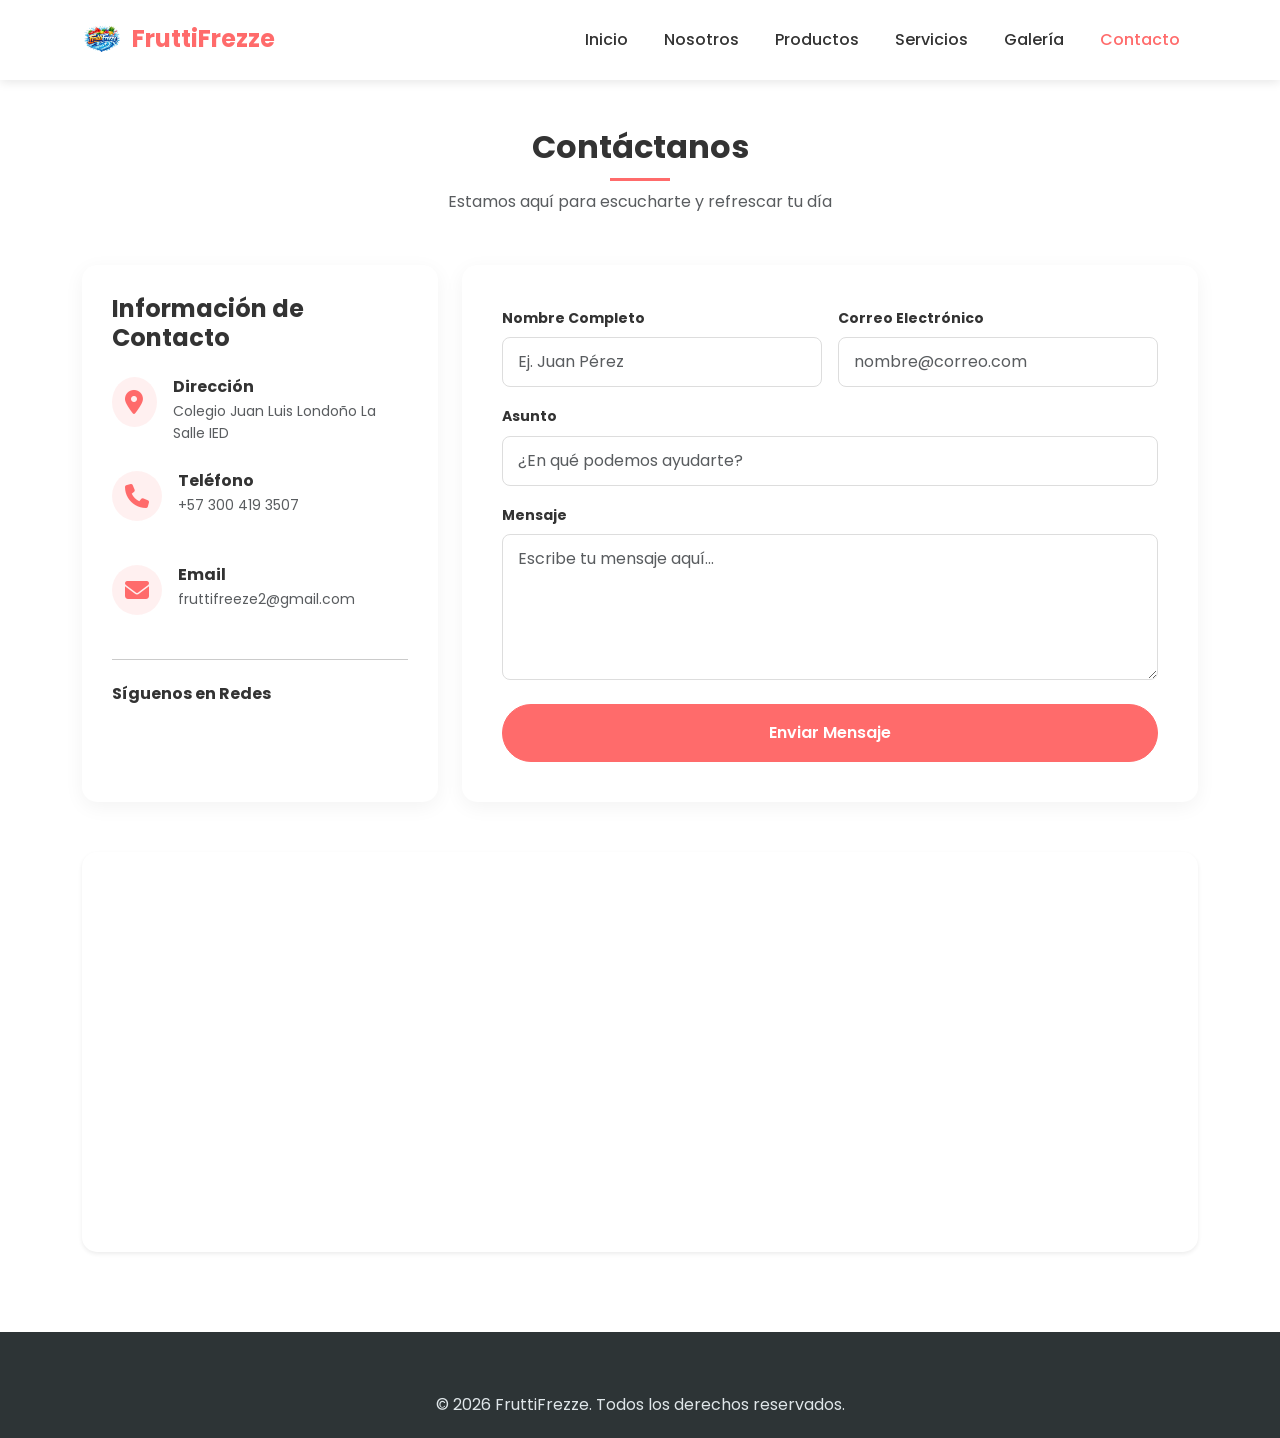
<file: contacto.html>
<!DOCTYPE html>
<html lang="es">
<head>
    <meta charset="UTF-8">
    <meta name="viewport" content="width=device-width, initial-scale=1.0">
    <title>FruttiFrezze | Contacto</title>
    <link href="https://cdn.jsdelivr.net/npm/bootstrap@5.3.0/dist/css/bootstrap.min.css" rel="stylesheet">
    <link href="https://fonts.googleapis.com/css2?family=Poppins:wght@300;400;500;600;700&display=swap" rel="stylesheet">
    <link rel="stylesheet" href="https://cdnjs.cloudflare.com/ajax/libs/font-awesome/6.4.0/css/all.min.css">
    <link rel="stylesheet" href="css/style.css">
    <link rel="stylesheet" href="css/navbar.css">
    <link rel="stylesheet" href="css/footer.css">
    <link rel="stylesheet" href="css/contacto.css">
</head>
<body>

    <!-- Navbar -->
    <nav class="navbar navbar-expand-lg fixed-top bg-white shadow-sm">
        <div class="container">
            <a class="navbar-brand" href="index.html">
                <img src="img/logo.png" alt="Logo" class="navbar-logo">FruttiFrezze
            </a>
            <button class="navbar-toggler" type="button" data-bs-toggle="collapse" data-bs-target="#navbarNav">
                <span class="navbar-toggler-icon"></span>
            </button>
            <div class="collapse navbar-collapse" id="navbarNav">
                <ul class="navbar-nav ms-auto">
                    <li class="nav-item"><a class="nav-link" href="index.html">Inicio</a></li>
                    <li class="nav-item"><a class="nav-link" href="nosotros.html">Nosotros</a></li>
                    <li class="nav-item"><a class="nav-link" href="productos.html">Productos</a></li>
                    <li class="nav-item"><a class="nav-link" href="servicios.html">Servicios</a></li>
                    <li class="nav-item"><a class="nav-link" href="galeria.html">Galería</a></li>
                    <li class="nav-item"><a class="nav-link active" href="contacto.html">Contacto</a></li>
                </ul>
            </div>
        </div>
    </nav>

    <section class="mt-5">
        <div class="container">
            <div class="section-title">
                <h2>Contáctanos</h2>
                <p class="text-muted">Estamos aquí para escucharte y refrescar tu día</p>
            </div>

            <div class="row g-4">
                <!-- Contact Info -->
                <div class="col-lg-4">
                    <div class="contact-info-card">
                        <h4 class="fw-bold mb-4">Información de Contacto</h4>
                        
                        <div class="d-flex mb-4">
                            <div class="contact-icon me-3"><i class="fas fa-map-marker-alt"></i></div>
                            <div>
                                <h6 class="fw-bold mb-1">Dirección</h6>
                                <p class="text-muted small mb-0">Colegio Juan Luis Londoño La Salle IED</p>
                            </div>
                        </div>

                        <div class="d-flex mb-4">
                            <div class="contact-icon me-3"><i class="fas fa-phone"></i></div>
                            <div>
                                <h6 class="fw-bold mb-1">Teléfono</h6>
                                <p class="text-muted small mb-0">+57 300 419 3507</p>
                            </div>
                        </div>

                        <div class="d-flex mb-4">
                            <div class="contact-icon me-3"><i class="fas fa-envelope"></i></div>
                            <div>
                                <h6 class="fw-bold mb-1">Email</h6>
                                <p class="text-muted small mb-0">fruttifreeze2@gmail.com</p>
                            </div>
                        </div>

                        <hr class="my-4">
                        <h6 class="fw-bold mb-3">Síguenos en Redes</h6>
                    <div class="social-links mt-4">
                        <a href="https://www.tiktok.com/@fruttifreeze_26?_r=1&_t=ZS-97GvXxA4NFs"><i class="fab fa-tiktok"></i></a>
                        <a href="https://www.instagram.com/fruttifrezze?igsh=MWppbHk1aWIwdWZscw%3D%3D"><i class="fab fa-instagram"></i></a>
                    </div>
                    </div>
                </div>

                <!-- Contact Form -->
                <div class="col-lg-8">
                    <div class="contact-form-wrapper">
                        <form id="contactForm" novalidate>
                            <div class="row g-3">
                                <div class="col-md-6">
                                    <label class="form-label small fw-bold">Nombre Completo</label>
                                    <input type="text" class="form-control" placeholder="Ej. Juan Pérez" required>
                                    <div class="invalid-feedback">Por favor ingresa tu nombre.</div>
                                </div>
                                <div class="col-md-6">
                                    <label class="form-label small fw-bold">Correo Electrónico</label>
                                    <input type="email" class="form-control" placeholder="nombre@correo.com" required>
                                    <div class="invalid-feedback">Ingresa un correo válido.</div>
                                </div>
                                <div class="col-md-12">
                                    <label class="form-label small fw-bold">Asunto</label>
                                    <input type="text" class="form-control" placeholder="¿En qué podemos ayudarte?" required>
                                </div>
                                <div class="col-md-12">
                                    <label class="form-label small fw-bold">Mensaje</label>
                                    <textarea class="form-control" rows="5" placeholder="Escribe tu mensaje aquí..." required></textarea>
                                    <div class="invalid-feedback">Por favor escribe un mensaje.</div>
                                </div>
                                <div class="col-12 mt-4">
                                    <button type="submit" class="btn btn-primary w-100 py-3">Enviar Mensaje</button>
                                </div>
                            </div>
                        </form>
                    </div>
                </div>
            </div>

            <!-- Google Map Placeholder -->
            <div class="map-container shadow-sm">
                <!-- Reemplazar con iframe real de Google Maps -->
                <iframe src="https://www.google.com/maps/embed?pb=!1m18!1m12!1m3!1d994.3369104331863!2d-74.11494529999997!3d4.531263300000011!2m3!1f0!2f0!3f0!3m2!1i1024!2i768!4f13.1!3m3!1m2!1s0x8e3fa219afe985c1%3A0x7a7fdf807ebfc91a!2sColegio%20Juan%20Luis%20Londo%C3%B1o%20IED%20-%20La%20Salle!5e0!3m2!1ses-419!2sco!4v1781658267261!5m2!1ses-419!2sco" width="600" height="450" style="border:0;" allowfullscreen="" loading="lazy" referrerpolicy="no-referrer-when-downgrade"></iframe>
            </div>
        </div>
    </section>

    <!-- Footer -->
    <footer class="footer">
        <div class="container text-center">
            <p class="mb-0">&copy; 2026 FruttiFrezze. Todos los derechos reservados.</p>
        </div>
    </footer>

    <script src="https://cdn.jsdelivr.net/npm/bootstrap@5.3.0/dist/js/bootstrap.bundle.min.js"></script>
    <script src="js/main.js"></script>
    <script src="js/contacto.js"></script>
</body>
</html>
</file>
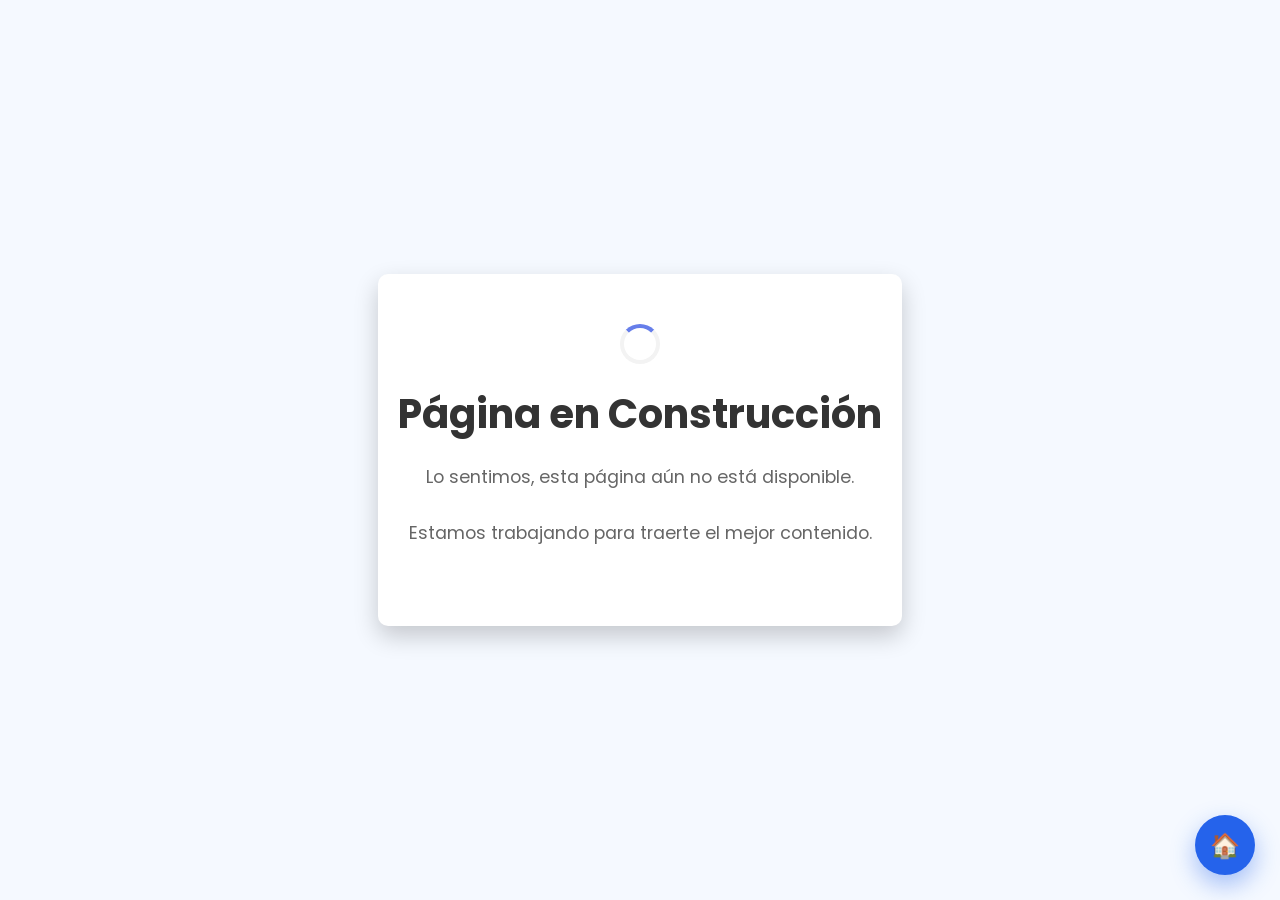
<file: galeria.html>
<!DOCTYPE html>
<html lang="es">
<head>
    <meta charset="UTF-8">
    <meta name="viewport" content="width=device-width, initial-scale=1.0">
    <title>Página en Construcción</title>
    <style>
        * {
            margin: 0;
            padding: 0;
            box-sizing: border-box;
        }
        
        body {
            font-family: Arial, sans-serif;
            display: flex;
            justify-content: center;
            align-items: center;
            min-height: 100vh;
            background: linear-gradient(135deg, #667eea 0%, #764ba2 100%);
        }
        
        .container {
            text-align: center;
            background: white;
            padding: 50px;
            border-radius: 10px;
            box-shadow: 0 10px 25px rgba(0, 0, 0, 0.2);
        }
        
        h1 {
            color: #333;
            margin-bottom: 20px;
            font-size: 2.5em;
        }
        
        p {
            color: #666;
            margin-bottom: 30px;
            font-size: 1.1em;
        }
        
        .loader {
            border: 4px solid #f3f3f3;
            border-top: 4px solid #667eea;
            border-radius: 50%;
            width: 40px;
            height: 40px;
            animation: spin 1s linear infinite;
            margin: 0 auto 20px;
        }
        
        @keyframes spin {
            0% { transform: rotate(0deg); }
            100% { transform: rotate(360deg); }
        }
    </style>
    <link rel="stylesheet" href="css/privacidad.css">
    <link href="https://fonts.googleapis.com/css2?family=Poppins:wght@300;400;500;600;700&display=swap" rel="stylesheet">
</head>
<body>
    <div class="container">
        <div class="loader"></div>
        <h1>Página en Construcción</h1>
        <p>Lo sentimos, esta página aún no está disponible.</p>
        <p>Estamos trabajando para traerte el mejor contenido.</p>
    </div>
    <a href="index.html" class="home-float">
                🏠
            </a>
</body>
</html>
</file>
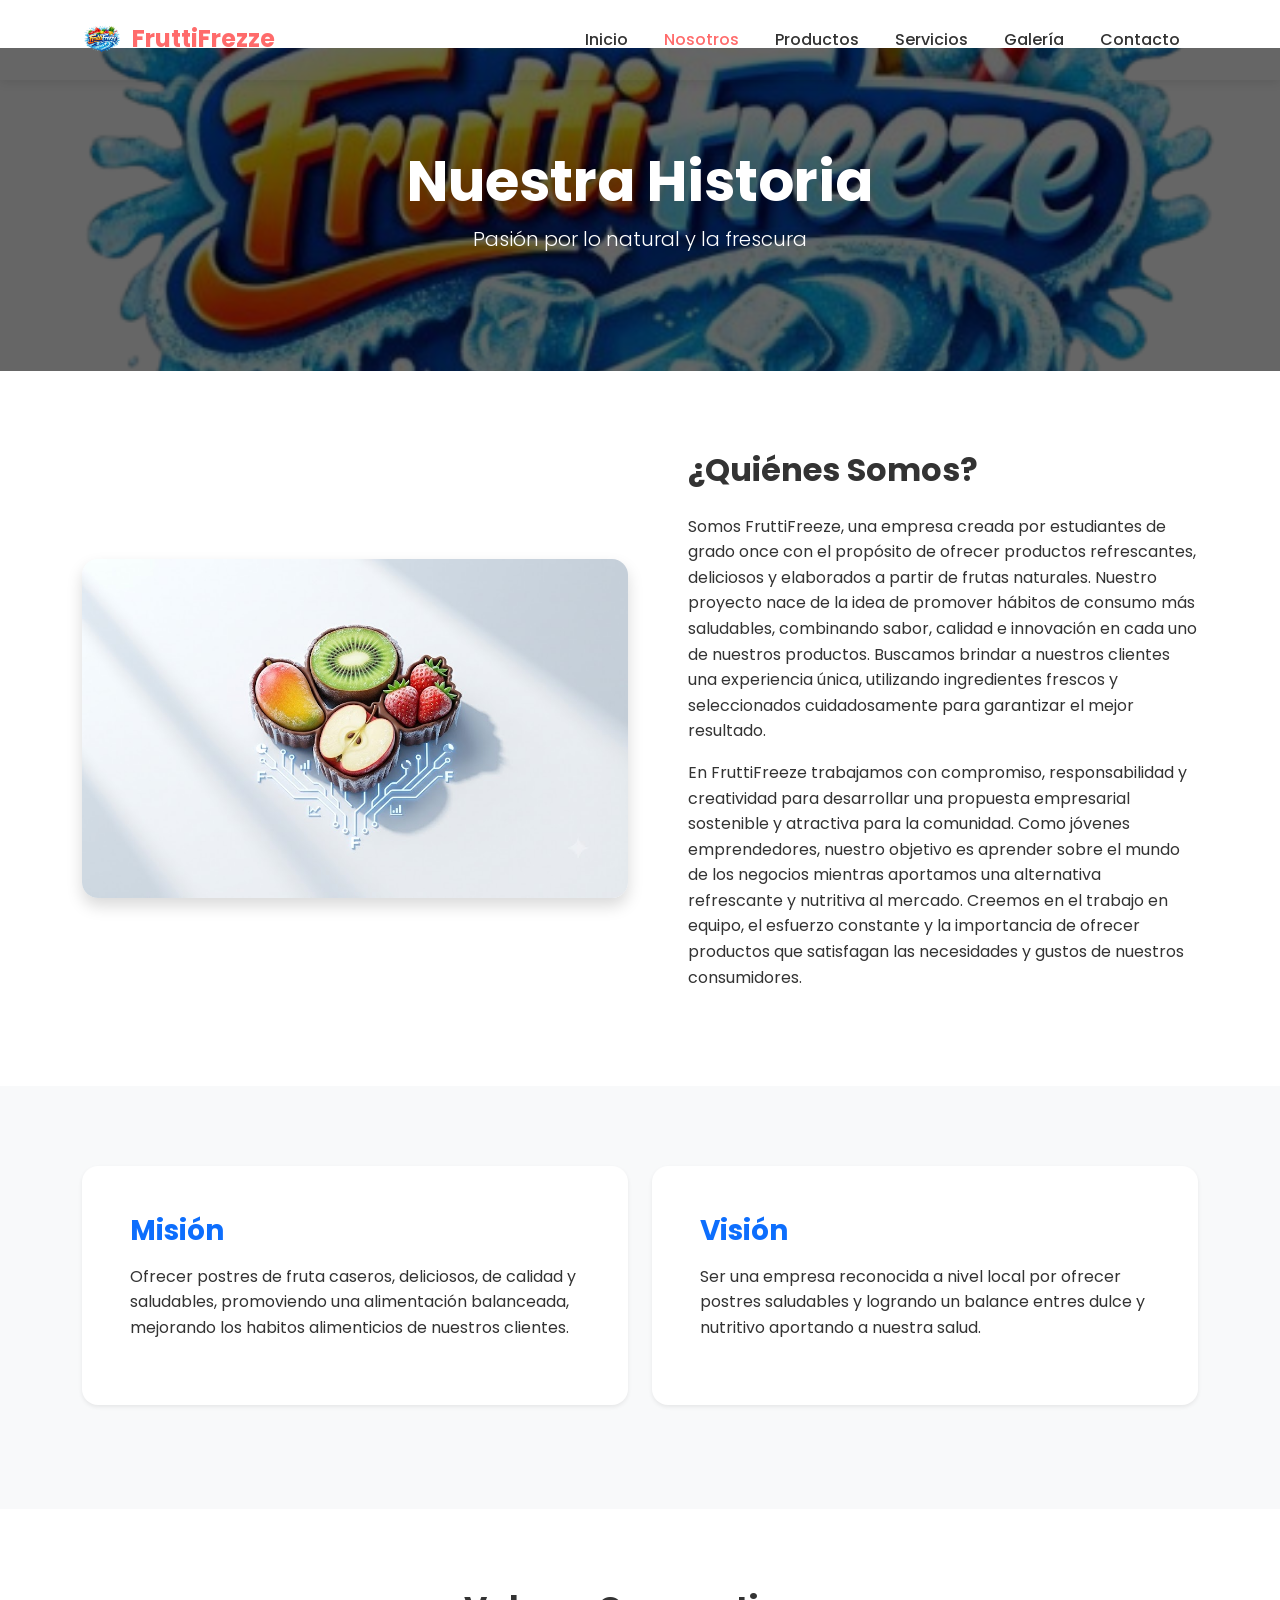
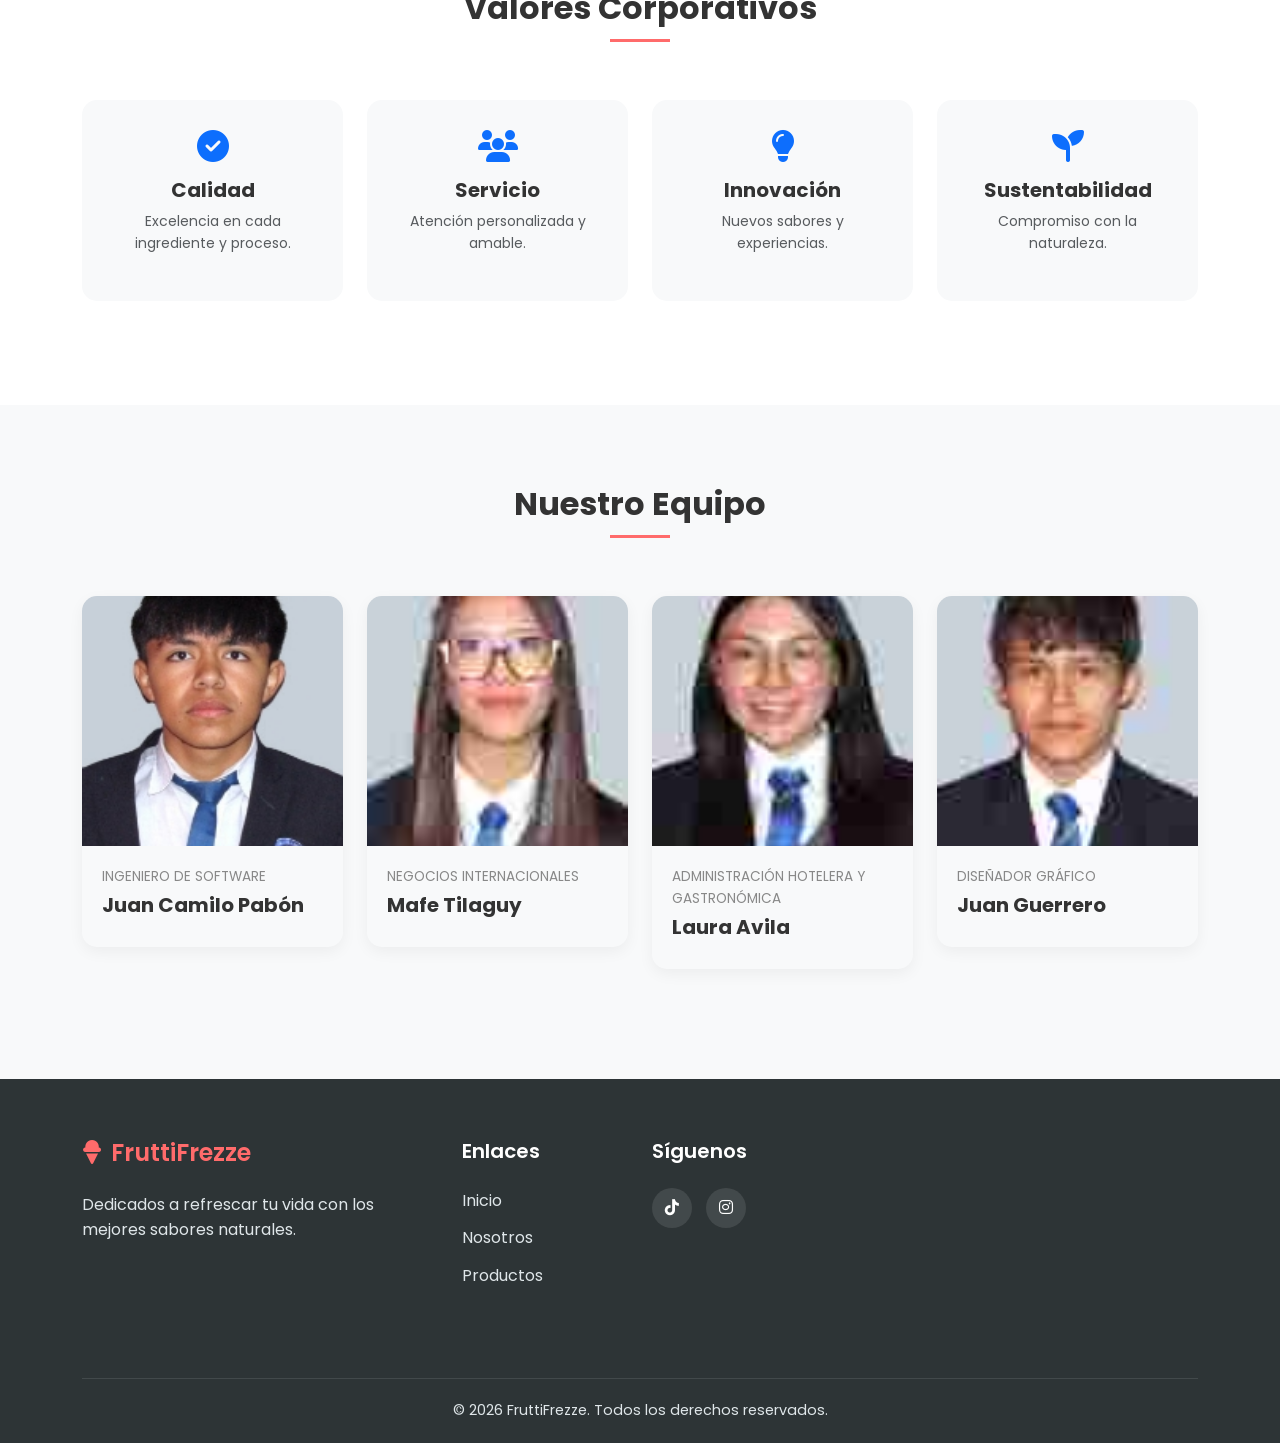
<file: nosotros.html>
<!DOCTYPE html>
<html lang="es">
<head>
    <meta charset="UTF-8">
    <meta name="viewport" content="width=device-width, initial-scale=1.0">
    <title>FruttiFrezze | Nosotros</title>
    <link href="https://cdn.jsdelivr.net/npm/bootstrap@5.3.0/dist/css/bootstrap.min.css" rel="stylesheet">
    <link href="https://fonts.googleapis.com/css2?family=Poppins:wght@300;400;500;600;700&display=swap" rel="stylesheet">
    <link rel="stylesheet" href="https://cdnjs.cloudflare.com/ajax/libs/font-awesome/6.4.0/css/all.min.css">
    <link rel="stylesheet" href="css/style.css">
    <link rel="stylesheet" href="css/navbar.css">
    <link rel="stylesheet" href="css/footer.css">
    <link rel="stylesheet" href="css/productos.css">
    <style>
        .page-header {
            background: linear-gradient(rgba(0,0,0,0.6), rgba(0,0,0,0.6)), url('img/logo.png');
            background-size: cover;
            background-position: center;
            padding: 100px 0;
            color: #fff;
            text-align: center;
            margin-bottom: 0;
        }
        .values-card {
            border: none;
            padding: 30px;
            border-radius: 15px;
            background: #f8f9fa;
            transition: transform 0.3s ease;
        }
        .values-card:hover {
            transform: translateY(-5px);
            background: #fff;
            box-shadow: 0 10px 20px rgba(0,0,0,0.05);
        }
    </style>
</head>
<body>

    <!-- Navbar -->
    <nav class="navbar navbar-expand-lg fixed-top bg-white shadow-sm">
        <div class="container">
            <a class="navbar-brand" href="index.html">
                <img src="img/logo.png" alt="Logo" class="navbar-logo">FruttiFrezze
            </a>
            <button class="navbar-toggler" type="button" data-bs-toggle="collapse" data-bs-target="#navbarNav">
                <span class="navbar-toggler-icon"></span>
            </button>
            <div class="collapse navbar-collapse" id="navbarNav">
                <ul class="navbar-nav ms-auto">
                    <li class="nav-item"><a class="nav-link" href="index.html">Inicio</a></li>
                    <li class="nav-item"><a class="nav-link active" href="nosotros.html">Nosotros</a></li>
                    <li class="nav-item"><a class="nav-link" href="productos.html">Productos</a></li>
                    <li class="nav-item"><a class="nav-link" href="servicios.html">Servicios</a></li>
                    <li class="nav-item"><a class="nav-link" href="galeria.html">Galería</a></li>
                    <li class="nav-item"><a class="nav-link" href="contacto.html">Contacto</a></li>
                </ul>
            </div>
        </div>
    </nav>

    <header class="page-header mt-5">
        <div class="container">
            <h1 class="display-4 fw-bold">Nuestra Historia</h1>
            <p class="lead">Pasión por lo natural y la frescura</p>
        </div>
    </header>

    <section>
        <div class="container">
            <div class="row align-items-center">
                <div class="col-lg-6 mb-4 mb-lg-0">
                    <img src="img/historia.jpg" alt="Historia" class="img-fluid rounded-4 shadow">
                </div>
                <div class="col-lg-6 ps-lg-5">
                    <h2 class="fw-bold mb-4">¿Quiénes Somos?</h2>
                    <p>Somos FruttiFreeze, una empresa creada por estudiantes de grado once con el propósito de ofrecer productos refrescantes, deliciosos y elaborados a partir de frutas naturales. Nuestro proyecto nace de la idea de promover hábitos de consumo más saludables, combinando sabor, calidad e innovación en cada uno de nuestros productos. Buscamos brindar a nuestros clientes una experiencia única, utilizando ingredientes frescos y seleccionados cuidadosamente para garantizar el mejor resultado.</p>
                    <p>En FruttiFreeze trabajamos con compromiso, responsabilidad y creatividad para desarrollar una propuesta empresarial sostenible y atractiva para la comunidad. Como jóvenes emprendedores, nuestro objetivo es aprender sobre el mundo de los negocios mientras aportamos una alternativa refrescante y nutritiva al mercado. Creemos en el trabajo en equipo, el esfuerzo constante y la importancia de ofrecer productos que satisfagan las necesidades y gustos de nuestros consumidores.</p>
                </div>
            </div>
        </div>
    </section>

    <section class="bg-light">
        <div class="container">
            <div class="row">
                <div class="col-md-6 mb-4">
                    <div class="p-5 bg-white rounded-4 shadow-sm h-100">
                        <h3 class="fw-bold mb-3 text-primary">Misión</h3>
                        <p>Ofrecer postres de fruta caseros, deliciosos, de calidad y saludables, promoviendo una alimentación balanceada, mejorando los habitos alimenticios de nuestros clientes.</p>
                    </div>
                </div>
                <div class="col-md-6 mb-4">
                    <div class="p-5 bg-white rounded-4 shadow-sm h-100">
                        <h3 class="fw-bold mb-3 text-primary">Visión</h3>
                        <p>Ser una empresa reconocida a nivel local por ofrecer postres saludables y logrando un balance entres dulce y nutritivo aportando a nuestra salud.</p>
                    </div>
                </div>
            </div>
        </div>
    </section>

    <section>
        <div class="container text-center">
            <div class="section-title">
                <h2>Valores Corporativos</h2>
            </div>
            <div class="row">
                <div class="col-md-3 mb-4">
                    <div class="values-card">
                        <i class="fas fa-check-circle fa-2x text-primary mb-3"></i>
                        <h5 class="fw-bold">Calidad</h5>
                        <p class="small text-muted">Excelencia en cada ingrediente y proceso.</p>
                    </div>
                </div>
                <div class="col-md-3 mb-4">
                    <div class="values-card">
                        <i class="fas fa-users fa-2x text-primary mb-3"></i>
                        <h5 class="fw-bold">Servicio</h5>
                        <p class="small text-muted">Atención personalizada y amable.</p>
                    </div>
                </div>
                <div class="col-md-3 mb-4">
                    <div class="values-card">
                        <i class="fas fa-lightbulb fa-2x text-primary mb-3"></i>
                        <h5 class="fw-bold">Innovación</h5>
                        <p class="small text-muted">Nuevos sabores y experiencias.</p>
                    </div>
                </div>
                <div class="col-md-3 mb-4">
                    <div class="values-card">
                        <i class="fas fa-seedling fa-2x text-primary mb-3"></i>
                        <h5 class="fw-bold">Sustentabilidad</h5>
                        <p class="small text-muted">Compromiso con la naturaleza.</p>
                    </div>
                </div>
            </div>
        </div>
    </section>

    <section class="bg-light">
        <div class="container">
            <div class="section-title">
                <h2>Nuestro Equipo</h2>
            </div>
            <div class="row justify-content-center" id="productGrid">
                <!-- Pabon -->
                <div class="col-lg-3 col-md-6 product-item">
                    <div class="product-card">
                        <div class="product-img-wrapper">
                            <img src="img/equipo/juan camilo pabon.jpg" alt="Juan Camilo Pabón">
                        </div>
                        <div class="product-info">
                            <p class="product-category">Ingeniero de Software</p>
                            <h5 class="product-title">Juan Camilo Pabón</h5>
                        </div>
                    </div>
                </div>
                <!-- Tilaguy -->
                <div class="col-lg-3 col-md-6 product-item">
                    <div class="product-card">
                        <div class="product-img-wrapper">
                            <img src="img/equipo/mafe tilaguy.jpg" alt="Mafe Tilaguy">
                        </div>
                        <div class="product-info">
                            <p class="product-category">Negocios Internacionales</p>
                            <h5 class="product-title">Mafe Tilaguy</h5>
                        </div>
                    </div>
                </div>
                <!-- Avila -->
                <div class="col-lg-3 col-md-6 product-item">
                    <div class="product-card">
                        <div class="product-img-wrapper">
                            <img src="img/equipo/laura avila.jpg" alt="Laura Avila">
                        </div>
                        <div class="product-info">
                            <p class="product-category">Administración hotelera y gastronómica</p>
                            <h5 class="product-title">Laura Avila</h5>
                        </div>
                    </div>
                </div>
                <!-- Guerrero -->
                <div class="col-lg-3 col-md-6 product-item">
                    <div class="product-card">
                        <div class="product-img-wrapper">
                            <img src="img/equipo/juan guerrero.jpg" alt="Juan Guerrero">
                        </div>
                        <div class="product-info">
                            <p class="product-category">Diseñador gráfico</p>
                            <h5 class="product-title">Juan Guerrero</h5>
                        </div>
                    </div>
                </div>
            </div>
        </div>
    </section>

        </div>
    </section>
    <!-- Footer -->
    <footer class="footer">
        <div class="container">
            <div class="row">
                <div class="col-lg-4 mb-4">
                    <h5 class="navbar-brand text-white mb-4"><i class="fas fa-ice-cream me-2"></i>FruttiFrezze</h5>
                    <p>Dedicados a refrescar tu vida con los mejores sabores naturales.</p>
                </div>
                <div class="col-lg-2 col-md-4 mb-4">
                    <h5>Enlaces</h5>
                    <ul class="footer-links">
                        <li><a href="index.html">Inicio</a></li>
                        <li><a href="nosotros.html">Nosotros</a></li>
                        <li><a href="productos.html">Productos</a></li>
                    </ul>
                </div>
                <div class="col-lg-6 col-md-8 mb-4">
                    <h5>Síguenos</h5>
                    <div class="social-links mt-3">
                        <a href="https://www.tiktok.com/@fruttifreeze_26?_r=1&_t=ZS-97GvXxA4NFs"><i class="fab fa-tiktok"></i></a>
                        <a href="https://www.instagram.com/fruttifrezze?igsh=MWppbHk1aWIwdWZscw%3D%3D"><i class="fab fa-instagram"></i></a>
                    </div>
                </div>
            </div>
            <div class="footer-bottom">
                <p class="mb-0">&copy; 2026 FruttiFrezze. Todos los derechos reservados.</p>
            </div>
        </div>
    </footer>

    <script src="https://cdn.jsdelivr.net/npm/bootstrap@5.3.0/dist/js/bootstrap.bundle.min.js"></script>
    <script src="js/main.js"></script>
    <script src="js/productos.js"></script>
</body>
</html>
</file>
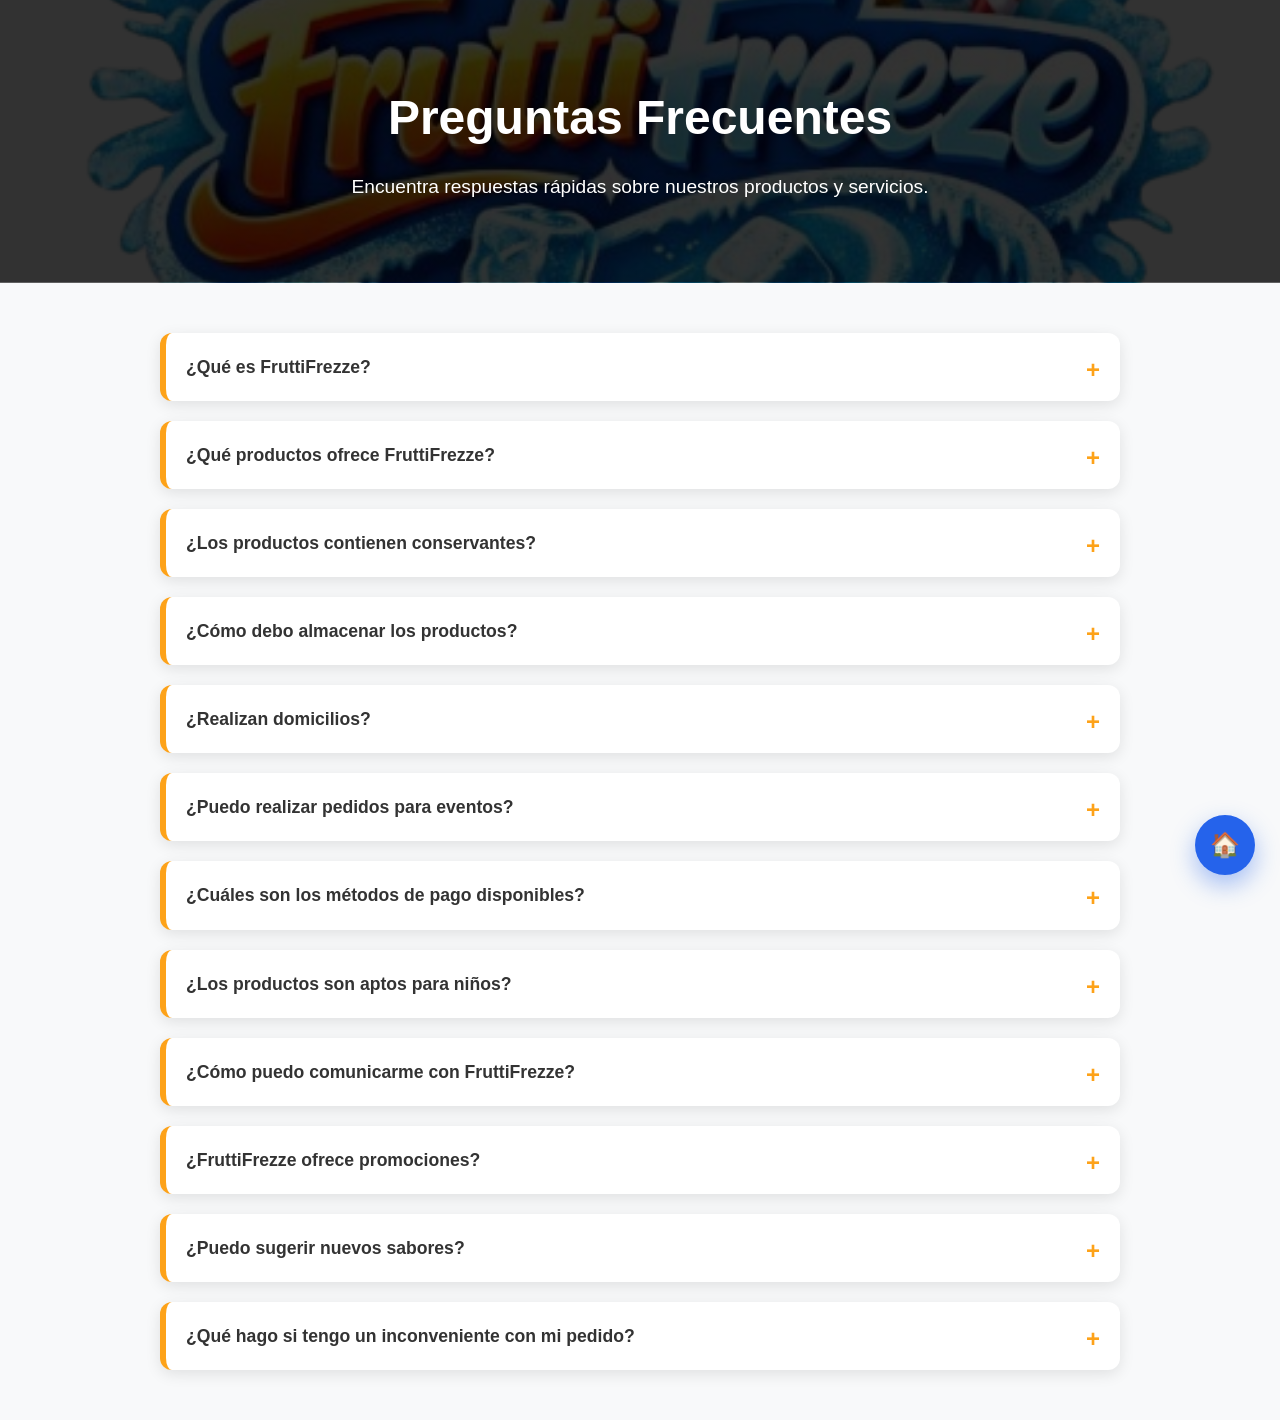
<file: preguntas.html>
<!DOCTYPE html>
<html lang="es">
<head>
    <meta charset="UTF-8">
    <meta name="viewport" content="width=device-width, initial-scale=1.0">
    <title>Preguntas Frecuentes | FruttiFrezze</title>
    <link rel="stylesheet" href="css/preguntas-frecuentes.css">
</head>
<body>
    <header class="hero">
        <div class="overlay">
            <h1>Preguntas Frecuentes</h1>
            <p>Encuentra respuestas rápidas sobre nuestros productos y servicios.</p>
        </div>
    </header>

    <main class="contenedor">

        <section class="faq">

            <details>
                <summary>¿Qué es FruttiFrezze?</summary>
                <p>FruttiFrezze es una empresa dedicada a la elaboración y comercialización de productos frutales congelados, ofreciendo opciones refrescantes y de alta calidad.</p>
            </details>

            <details>
                <summary>¿Qué productos ofrece FruttiFrezze?</summary>
                <p>Ofrecemos frutas congeladas, mezclas frutales y otros productos derivados diseñados para el consumo saludable y refrescante.</p>
            </details>

            <details>
                <summary>¿Los productos contienen conservantes?</summary>
                <p>Nuestro objetivo es mantener la frescura natural de la fruta, minimizando el uso de aditivos y conservantes.</p>
            </details>

            <details>
                <summary>¿Cómo debo almacenar los productos?</summary>
                <p>Se recomienda mantenerlos congelados a una temperatura adecuada para conservar su sabor, textura y calidad.</p>
            </details>

            <details>
                <summary>¿Realizan domicilios?</summary>
                <p>Sí, contamos con servicio de entrega dependiendo de la zona de cobertura y disponibilidad.</p>
            </details>

            <details>
                <summary>¿Puedo realizar pedidos para eventos?</summary>
                <p>Sí, ofrecemos atención para pedidos especiales destinados a reuniones, eventos y celebraciones.</p>
            </details>

            <details>
                <summary>¿Cuáles son los métodos de pago disponibles?</summary>
                <p>Aceptamos efectivo, transferencias bancarias y otros métodos de pago digitales autorizados.</p>
            </details>

            <details>
                <summary>¿Los productos son aptos para niños?</summary>
                <p>Sí, nuestros productos están elaborados pensando en toda la familia, incluyendo niños.</p>
            </details>

            <details>
                <summary>¿Cómo puedo comunicarme con FruttiFrezze?</summary>
                <p>Puedes contactarnos mediante nuestras redes sociales, correo electrónico o líneas de atención al cliente.</p>
            </details>

            <details>
                <summary>¿FruttiFrezze ofrece promociones?</summary>
                <p>Sí, periódicamente lanzamos promociones y descuentos especiales para nuestros clientes.</p>
            </details>

            <details>
                <summary>¿Puedo sugerir nuevos sabores?</summary>
                <p>Claro. Valoramos las opiniones de nuestros clientes y constantemente evaluamos nuevas propuestas de sabores.</p>
            </details>

            <details>
                <summary>¿Qué hago si tengo un inconveniente con mi pedido?</summary>
                <p>Puedes comunicarte con nuestro equipo de atención al cliente para recibir asistencia y encontrar una solución rápida.</p>
            </details>
            <a href="index.html" class="home-float">
                🏠
            </a>
        </section>

    </main>

</body>
</html>
</file>
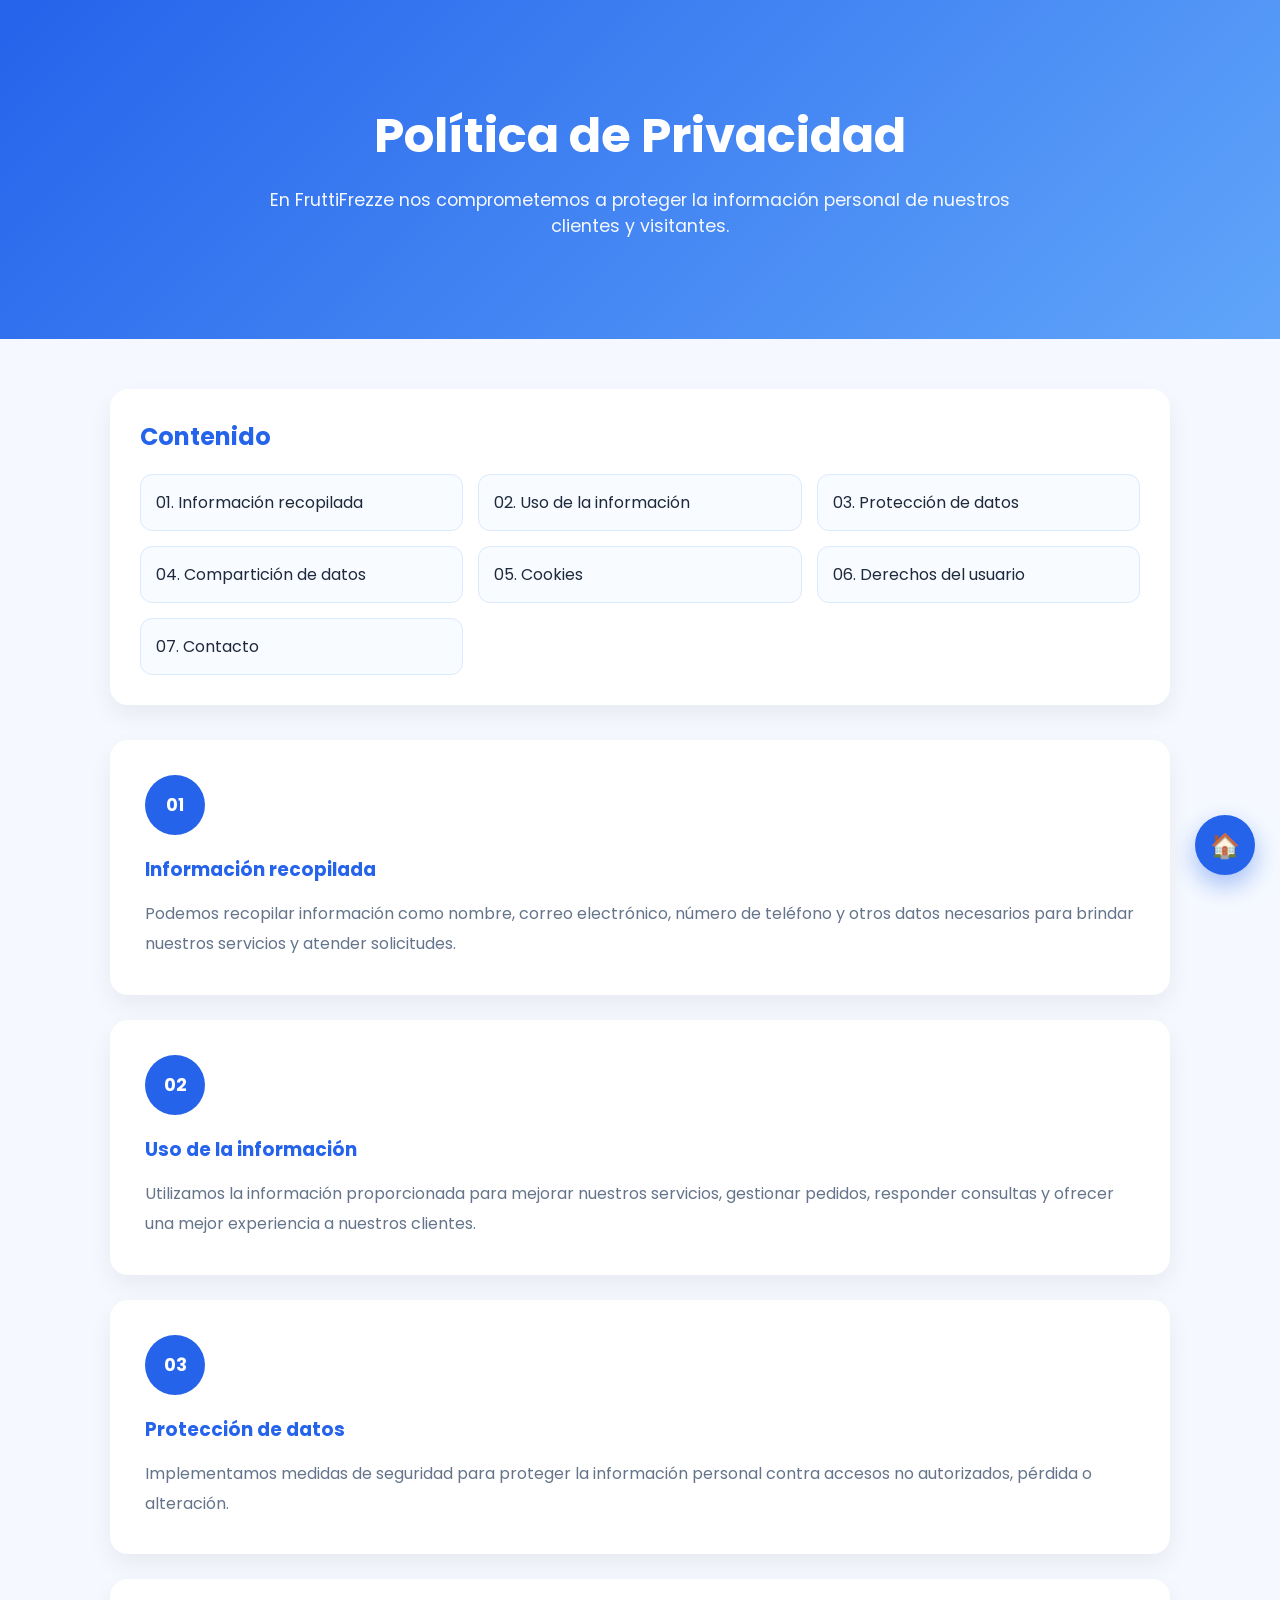
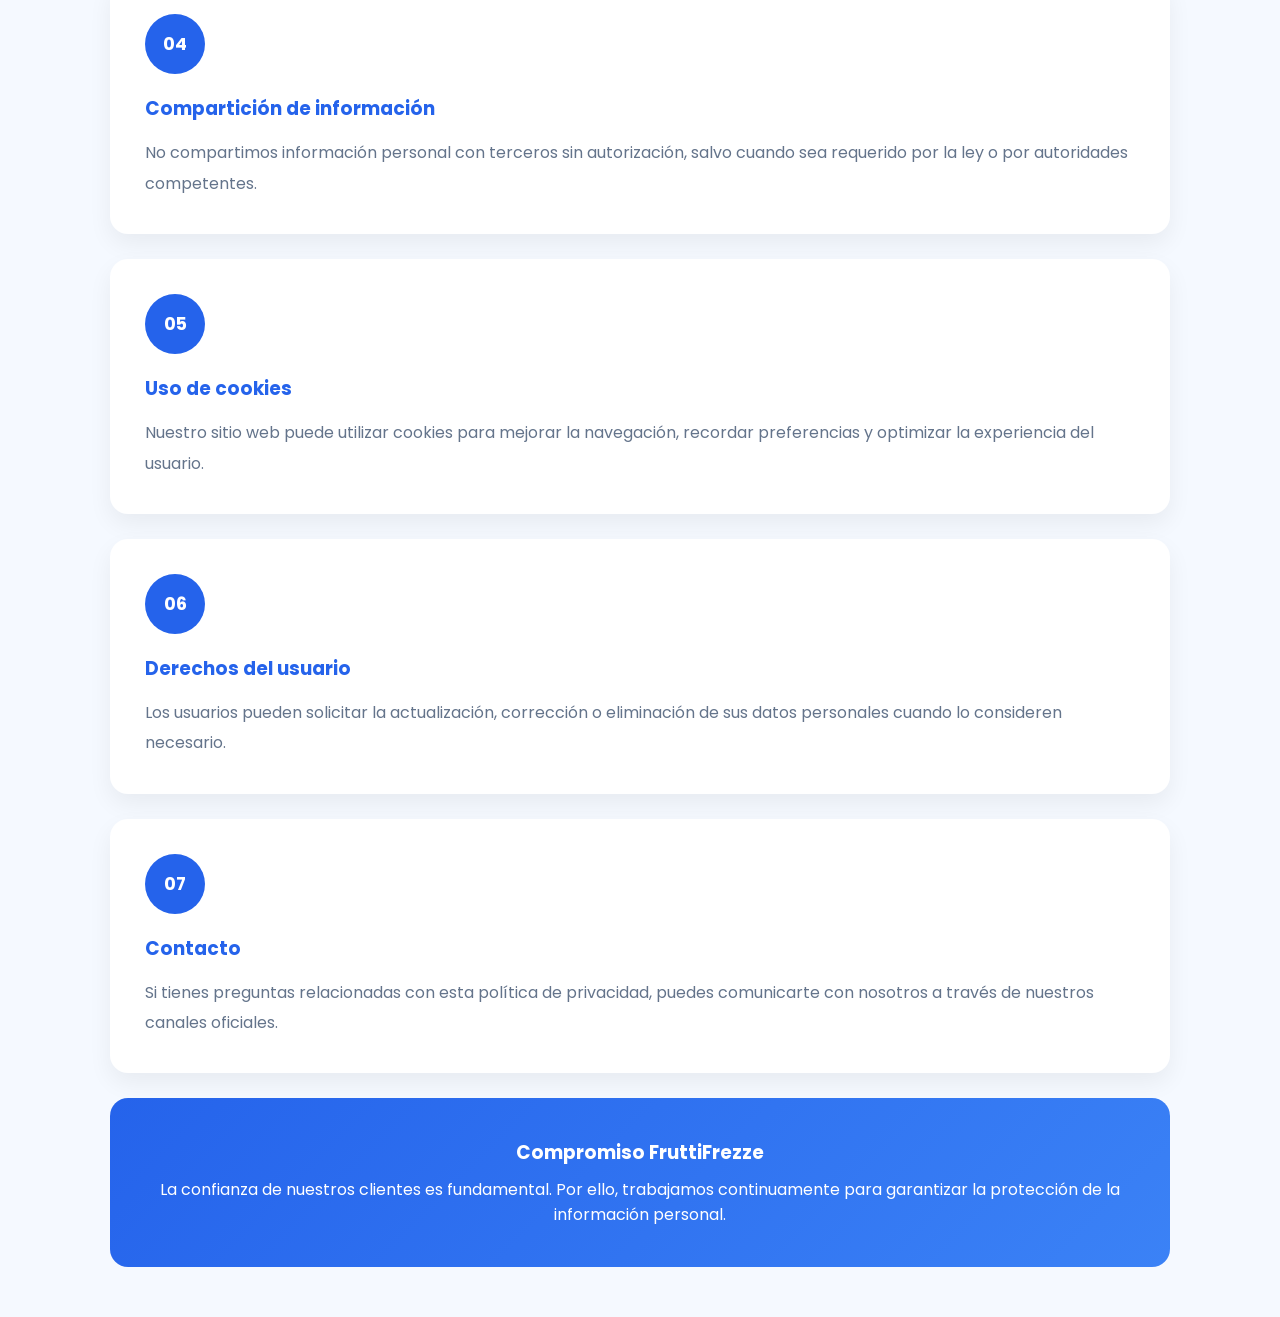
<file: privacidad.html>
<!DOCTYPE html>
<html lang="es">
<head>
    <meta charset="UTF-8">
    <meta name="viewport" content="width=device-width, initial-scale=1.0">
    <title>Política de Privacidad | FruttiFrezze</title>

    <link rel="stylesheet" href="css/privacidad.css">
    <link href="https://fonts.googleapis.com/css2?family=Poppins:wght@300;400;500;600;700&display=swap" rel="stylesheet">
</head>
<body>
            
    </nav>
    <!-- HERO -->
    <header class="hero">
        <div class="hero-content">
            <h1>Política de Privacidad</h1>
            <p>
                En FruttiFrezze nos comprometemos a proteger la información
                personal de nuestros clientes y visitantes.
            </p>
        </div>
    </header>

    <main class="container">

        <!-- ÍNDICE -->
        <section class="indice">
            <h2>Contenido</h2>

            <div class="indice-grid">
                <a href="#sec1">01. Información recopilada</a>
                <a href="#sec2">02. Uso de la información</a>
                <a href="#sec3">03. Protección de datos</a>
                <a href="#sec4">04. Compartición de datos</a>
                <a href="#sec5">05. Cookies</a>
                <a href="#sec6">06. Derechos del usuario</a>
                <a href="#sec7">07. Contacto</a>
            </div>
        </section>

        <!-- SECCIONES -->

        <section id="sec1" class="card">
            <div class="numero">01</div>
            <h3>Información recopilada</h3>
            <p>
                Podemos recopilar información como nombre, correo electrónico,
                número de teléfono y otros datos necesarios para brindar
                nuestros servicios y atender solicitudes.
            </p>
        </section>

        <section id="sec2" class="card">
            <div class="numero">02</div>
            <h3>Uso de la información</h3>
            <p>
                Utilizamos la información proporcionada para mejorar nuestros
                servicios, gestionar pedidos, responder consultas y ofrecer
                una mejor experiencia a nuestros clientes.
            </p>
        </section>

        <section id="sec3" class="card">
            <div class="numero">03</div>
            <h3>Protección de datos</h3>
            <p>
                Implementamos medidas de seguridad para proteger la información
                personal contra accesos no autorizados, pérdida o alteración.
            </p>
        </section>

        <section id="sec4" class="card">
            <div class="numero">04</div>
            <h3>Compartición de información</h3>
            <p>
                No compartimos información personal con terceros sin autorización,
                salvo cuando sea requerido por la ley o por autoridades competentes.
            </p>
        </section>

        <section id="sec5" class="card">
            <div class="numero">05</div>
            <h3>Uso de cookies</h3>
            <p>
                Nuestro sitio web puede utilizar cookies para mejorar la navegación,
                recordar preferencias y optimizar la experiencia del usuario.
            </p>
        </section>

        <section id="sec6" class="card">
            <div class="numero">06</div>
            <h3>Derechos del usuario</h3>
            <p>
                Los usuarios pueden solicitar la actualización, corrección o
                eliminación de sus datos personales cuando lo consideren necesario.
            </p>
        </section>

        <section id="sec7" class="card">
            <div class="numero">07</div>
            <h3>Contacto</h3>
            <p>
                Si tienes preguntas relacionadas con esta política de privacidad,
                puedes comunicarte con nosotros a través de nuestros canales oficiales.
            </p>
        </section>

        <!-- AVISO -->
        <section class="aviso">
            <h3>Compromiso FruttiFrezze</h3>
            <p>
                La confianza de nuestros clientes es fundamental. Por ello,
                trabajamos continuamente para garantizar la protección de la
                información personal.
            </p>
            <a href="index.html" class="home-float">
                🏠
            </a>
        </section>

    </main>

</body>
</html>
</file>
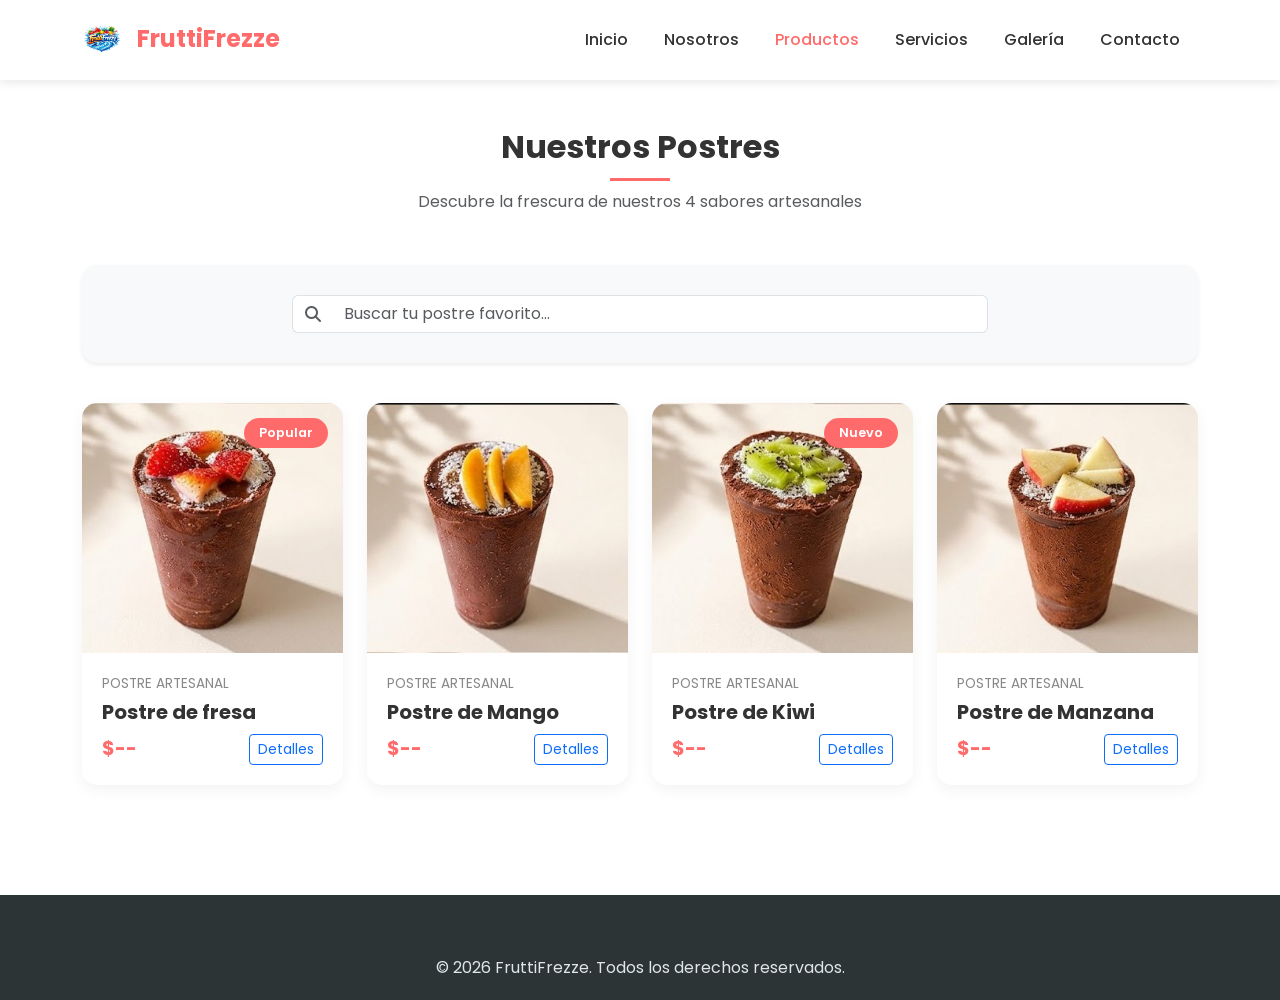
<file: productos.html>
<!DOCTYPE html>
<html lang="es">
<head>
    <meta charset="UTF-8">
    <meta name="viewport" content="width=device-width, initial-scale=1.0">
    <title>FruttiFrezze | Productos</title>
    <link href="https://cdn.jsdelivr.net/npm/bootstrap@5.3.0/dist/css/bootstrap.min.css" rel="stylesheet">
    <link href="https://fonts.googleapis.com/css2?family=Poppins:wght@300;400;500;600;700&display=swap" rel="stylesheet">
    <link rel="stylesheet" href="https://cdnjs.cloudflare.com/ajax/libs/font-awesome/6.4.0/css/all.min.css">
    <link rel="stylesheet" href="css/style.css">
    <link rel="stylesheet" href="css/navbar.css">
    <link rel="stylesheet" href="css/footer.css">
    <link rel="stylesheet" href="css/productos.css">
</head>
<body>

    <!-- Navbar con Logo -->
    <nav class="navbar navbar-expand-lg fixed-top bg-white shadow-sm">
        <div class="container">
            <a class="navbar-brand" href="index.html">
                <img src="img/logo.png" alt="Logo" class="navbar-logo"> FruttiFrezze
            </a>
            <button class="navbar-toggler" type="button" data-bs-toggle="collapse" data-bs-target="#navbarNav">
                <span class="navbar-toggler-icon"></span>
            </button>
            <div class="collapse navbar-collapse" id="navbarNav">
                <ul class="navbar-nav ms-auto">
                    <li class="nav-item"><a class="nav-link" href="index.html">Inicio</a></li>
                    <li class="nav-item"><a class="nav-link" href="nosotros.html">Nosotros</a></li>
                    <li class="nav-item"><a class="nav-link active" href="productos.html">Productos</a></li>
                    <li class="nav-item"><a class="nav-link" href="servicios.html">Servicios</a></li>
                    <li class="nav-item"><a class="nav-link" href="galeria.html">Galería</a></li>
                    <li class="nav-item"><a class="nav-link" href="contacto.html">Contacto</a></li>
                </ul>
            </div>
        </div>
    </nav>

    <section class="mt-5">
        <div class="container">
            <div class="section-title">
                <h2>Nuestros Postres</h2>
                <p class="text-muted">Descubre la frescura de nuestros 4 sabores artesanales</p>
            </div>

            <!-- Buscador Central -->
            <div class="search-filter-section shadow-sm">
                <div class="row justify-content-center">
                    <div class="col-md-8">
                        <div class="input-group">
                            <span class="input-group-text bg-white border-end-0"><i class="fas fa-search text-muted"></i></span>
                            <input type="text" id="searchProduct" class="form-control border-start-0" placeholder="Buscar tu postre favorito...">
                        </div>
                    </div>
                </div>
            </div>

            <!-- Cuadrícula de 4 Postres -->
            <div class="row justify-content-center" id="productGrid">
                <!-- Postre 1 -->
                <div class="col-lg-3 col-md-6 product-item">
                    <div class="product-card">
                        <div class="product-img-wrapper">
                            <img src="img/productos/prod1.jpg" alt="Postre 1">
                            <span class="product-badge">Popular</span>
                        </div>
                        <div class="product-info">
                            <p class="product-category">Postre Artesanal</p>
                            <h5 class="product-title">Postre de fresa</h5>
                            <div class="d-flex justify-content-between align-items-center">
                                <span class="product-price">$--</span>
                                <button class="btn btn-sm btn-outline-primary" data-bs-toggle="modal" data-bs-target="#productDetailModal">Detalles</button>
                            </div>
                        </div>
                    </div>
                </div>
                <!-- Postre 2 -->
                <div class="col-lg-3 col-md-6 product-item">
                    <div class="product-card">
                        <div class="product-img-wrapper">
                            <img src="img/productos/prod2.jpg" alt="Postre 2">
                        </div>
                        <div class="product-info">
                            <p class="product-category">Postre Artesanal</p>
                            <h5 class="product-title">Postre de Mango</h5>
                            <div class="d-flex justify-content-between align-items-center">
                                <span class="product-price">$--</span>
                                <button class="btn btn-sm btn-outline-primary" data-bs-toggle="modal" data-bs-target="#productDetailModal">Detalles</button>
                            </div>
                        </div>
                    </div>
                </div>
                <!-- Postre 3 -->
                <div class="col-lg-3 col-md-6 product-item">
                    <div class="product-card">
                        <div class="product-img-wrapper">
                            <img src="img/productos/prod3.jpg" alt="Postre 3">
                            <span class="product-badge">Nuevo</span>
                        </div>
                        <div class="product-info">
                            <p class="product-category">Postre Artesanal</p>
                            <h5 class="product-title">Postre de Kiwi</h5>
                            <div class="d-flex justify-content-between align-items-center">
                                <span class="product-price">$--</span>
                                <button class="btn btn-sm btn-outline-primary" data-bs-toggle="modal" data-bs-target="#productDetailModal">Detalles</button>
                            </div>
                        </div>
                    </div>
                </div>
                <!-- Postre 4 -->
                <div class="col-lg-3 col-md-6 product-item">
                    <div class="product-card">
                        <div class="product-img-wrapper">
                            <img src="img/productos/prod4.jpg" alt="Postre 4">
                        </div>
                        <div class="product-info">
                            <p class="product-category">Postre Artesanal</p>
                            <h5 class="product-title">Postre de Manzana</h5>
                            <div class="d-flex justify-content-between align-items-center">
                                <span class="product-price">$--</span>
                                <button class="btn btn-sm btn-outline-primary" data-bs-toggle="modal" data-bs-target="#productDetailModal">Detalles</button>
                            </div>
                        </div>
                    </div>
                </div>
            </div>
        </div>
    </section>

    <!-- Modal Detalles -->
    <div class="modal fade" id="productDetailModal" tabindex="-1" aria-hidden="true">
        <div class="modal-dialog modal-dialog-centered">
            <div class="modal-content border-0 rounded-4">
                <div class="modal-header border-0">
                    <h5 class="modal-title fw-bold">Detalle del Helado</h5>
                    <button type="button" class="btn-close" data-bs-dismiss="modal" aria-label="Close"></button>
                </div>
                <div class="modal-body p-4">
                    <div class="row">
                        <div class="col-md-6 mb-3 mb-md-0">
                            <img src="img/productos/prod1.jpg" class="img-fluid rounded-3" alt="Helado">
                        </div>
                        <div class="col-md-6">
                            <h4 class="fw-bold mb-2 detail-title">Nombre del Helado</h4>
                            <p class="text-primary fw-bold fs-4 mb-3 detail-price">$0.00</p>
                            <p class="text-muted small mb-4">Elaborado con ingredientes 100% naturales.</p>
                            <button class="btn btn-primary w-100">Consultar Disponibilidad</button>
                        </div>
                    </div>
                </div>
            </div>
        </div>
    </div>

    <footer class="footer">
        <div class="container text-center">
            <p class="mb-0">&copy; 2026 FruttiFrezze. Todos los derechos reservados.</p>
        </div>
    </footer>

    <script src="https://cdn.jsdelivr.net/npm/bootstrap@5.3.0/dist/js/bootstrap.bundle.min.js"></script>
    <script src="js/main.js"></script>
    <script src="js/productos.js"></script>
</body>
</html>
</file>
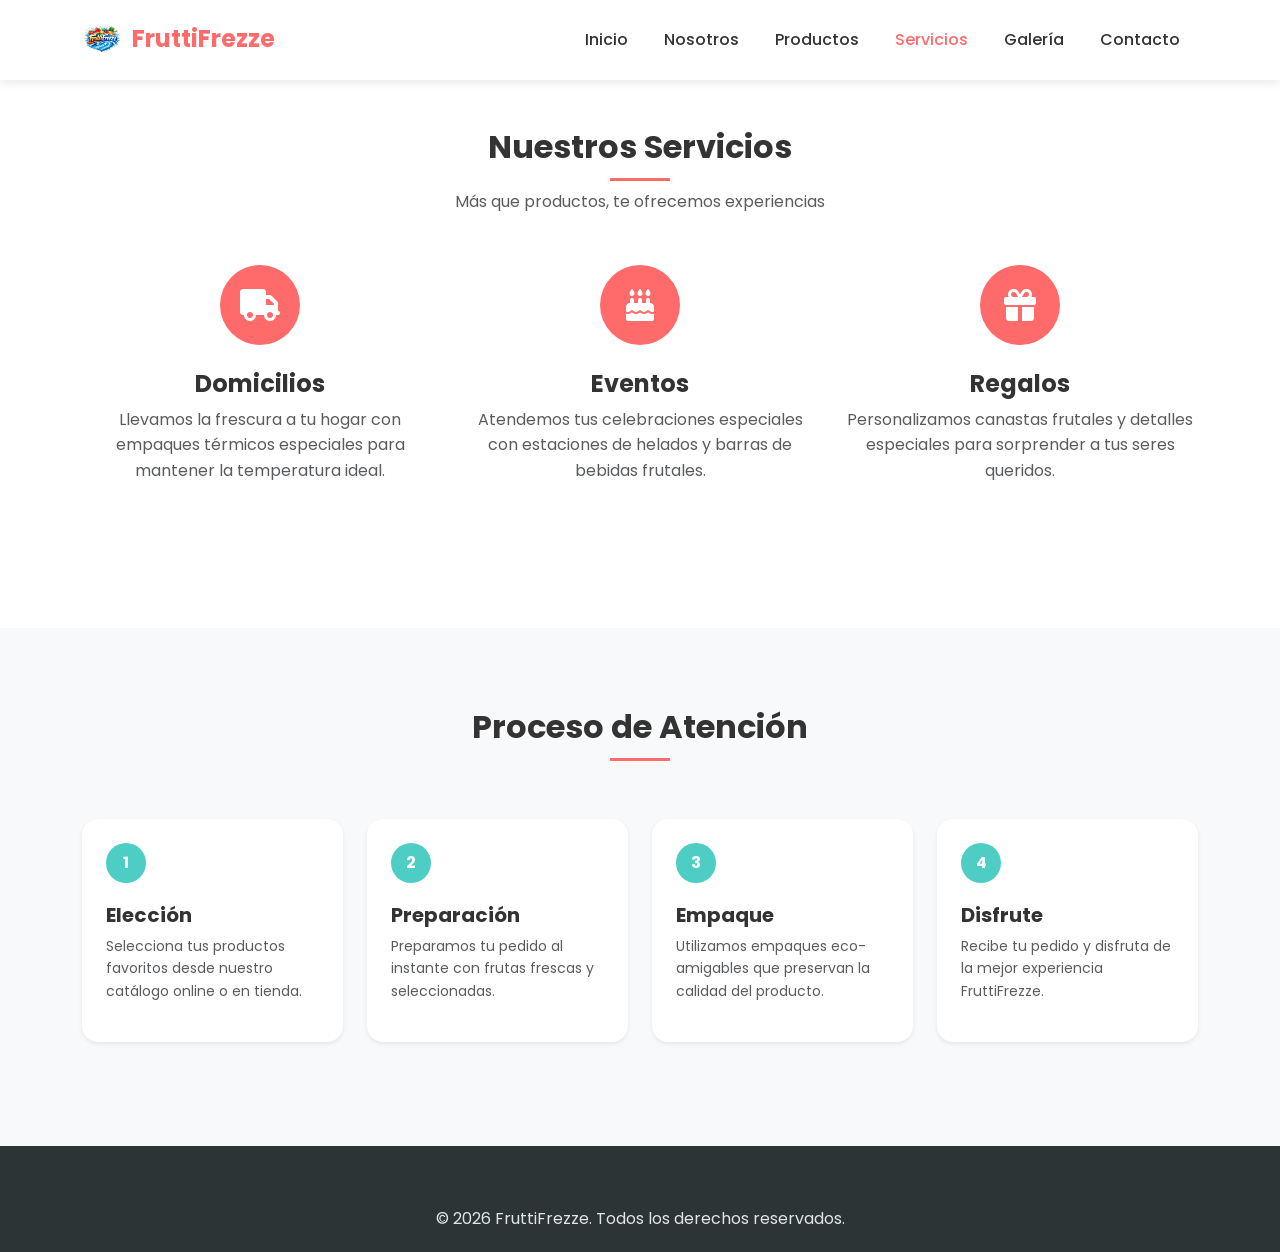
<file: servicios.html>
<!DOCTYPE html>
<html lang="es">
<head>
    <meta charset="UTF-8">
    <meta name="viewport" content="width=device-width, initial-scale=1.0">
    <title>FruttiFrezze | Servicios</title>
    <link href="https://cdn.jsdelivr.net/npm/bootstrap@5.3.0/dist/css/bootstrap.min.css" rel="stylesheet">
    <link href="https://fonts.googleapis.com/css2?family=Poppins:wght@300;400;500;600;700&display=swap" rel="stylesheet">
    <link rel="stylesheet" href="https://cdnjs.cloudflare.com/ajax/libs/font-awesome/6.4.0/css/all.min.css">
    <link rel="stylesheet" href="css/style.css">
    <link rel="stylesheet" href="css/navbar.css">
    <link rel="stylesheet" href="css/footer.css">
    <style>
        .service-icon {
            width: 80px;
            height: 80px;
            background: var(--primary-color);
            color: #fff;
            border-radius: 50%;
            display: flex;
            align-items: center;
            justify-content: center;
            font-size: 2rem;
            margin: 0 auto 25px;
        }
        .step-number {
            width: 40px;
            height: 40px;
            background: var(--secondary-color);
            color: #fff;
            border-radius: 50%;
            display: flex;
            align-items: center;
            justify-content: center;
            font-weight: bold;
            margin-bottom: 20px;
        }
    </style>
</head>
<body>

    <!-- Navbar -->
    <nav class="navbar navbar-expand-lg fixed-top bg-white shadow-sm">
        <div class="container">
            <a class="navbar-brand" href="index.html">
                <img src="img/logo.png" alt="Logo" class="navbar-logo">FruttiFrezze
            </a>
            <button class="navbar-toggler" type="button" data-bs-toggle="collapse" data-bs-target="#navbarNav">
                <span class="navbar-toggler-icon"></span>
            </button>
            <div class="collapse navbar-collapse" id="navbarNav">
                <ul class="navbar-nav ms-auto">
                    <li class="nav-item"><a class="nav-link" href="index.html">Inicio</a></li>
                    <li class="nav-item"><a class="nav-link" href="nosotros.html">Nosotros</a></li>
                    <li class="nav-item"><a class="nav-link" href="productos.html">Productos</a></li>
                    <li class="nav-item"><a class="nav-link active" href="servicios.html">Servicios</a></li>
                    <li class="nav-item"><a class="nav-link" href="galeria.html">Galería</a></li>
                    <li class="nav-item"><a class="nav-link" href="contacto.html">Contacto</a></li>
                </ul>
            </div>
        </div>
    </nav>

    <section class="mt-5">
        <div class="container">
            <div class="section-title">
                <h2>Nuestros Servicios</h2>
                <p class="text-muted">Más que productos, te ofrecemos experiencias</p>
            </div>
            <div class="row text-center">
                <div class="col-md-4 mb-5">
                    <div class="service-icon"><i class="fas fa-truck"></i></div>
                    <h4 class="fw-bold">Domicilios</h4>
                    <p class="text-muted">Llevamos la frescura a tu hogar con empaques térmicos especiales para mantener la temperatura ideal.</p>
                </div>
                <div class="col-md-4 mb-5">
                    <div class="service-icon"><i class="fas fa-birthday-cake"></i></div>
                    <h4 class="fw-bold">Eventos</h4>
                    <p class="text-muted">Atendemos tus celebraciones especiales con estaciones de helados y barras de bebidas frutales.</p>
                </div>
                <div class="col-md-4 mb-5">
                    <div class="service-icon"><i class="fas fa-gift"></i></div>
                    <h4 class="fw-bold">Regalos</h4>
                    <p class="text-muted">Personalizamos canastas frutales y detalles especiales para sorprender a tus seres queridos.</p>
                </div>
            </div>
        </div>
    </section>

    <section class="bg-light">
        <div class="container">
            <div class="section-title">
                <h2>Proceso de Atención</h2>
            </div>
            <div class="row">
                <div class="col-lg-3 col-md-6 mb-4">
                    <div class="bg-white p-4 rounded-4 shadow-sm h-100">
                        <div class="step-number">1</div>
                        <h5 class="fw-bold">Elección</h5>
                        <p class="small text-muted">Selecciona tus productos favoritos desde nuestro catálogo online o en tienda.</p>
                    </div>
                </div>
                <div class="col-lg-3 col-md-6 mb-4">
                    <div class="bg-white p-4 rounded-4 shadow-sm h-100">
                        <div class="step-number">2</div>
                        <h5 class="fw-bold">Preparación</h5>
                        <p class="small text-muted">Preparamos tu pedido al instante con frutas frescas y seleccionadas.</p>
                    </div>
                </div>
                <div class="col-lg-3 col-md-6 mb-4">
                    <div class="bg-white p-4 rounded-4 shadow-sm h-100">
                        <div class="step-number">3</div>
                        <h5 class="fw-bold">Empaque</h5>
                        <p class="small text-muted">Utilizamos empaques eco-amigables que preservan la calidad del producto.</p>
                    </div>
                </div>
                <div class="col-lg-3 col-md-6 mb-4">
                    <div class="bg-white p-4 rounded-4 shadow-sm h-100">
                        <div class="step-number">4</div>
                        <h5 class="fw-bold">Disfrute</h5>
                        <p class="small text-muted">Recibe tu pedido y disfruta de la mejor experiencia FruttiFrezze.</p>
                    </div>
                </div>
            </div>
        </div>
    </section>

    <!-- Footer -->
    <footer class="footer">
        <div class="container text-center">
            <p class="mb-0">&copy; 2026 FruttiFrezze. Todos los derechos reservados.</p>
        </div>
    </footer>

    <script src="https://cdn.jsdelivr.net/npm/bootstrap@5.3.0/dist/js/bootstrap.bundle.min.js"></script>
    <script src="js/main.js"></script>
</body>
</html>
</file>
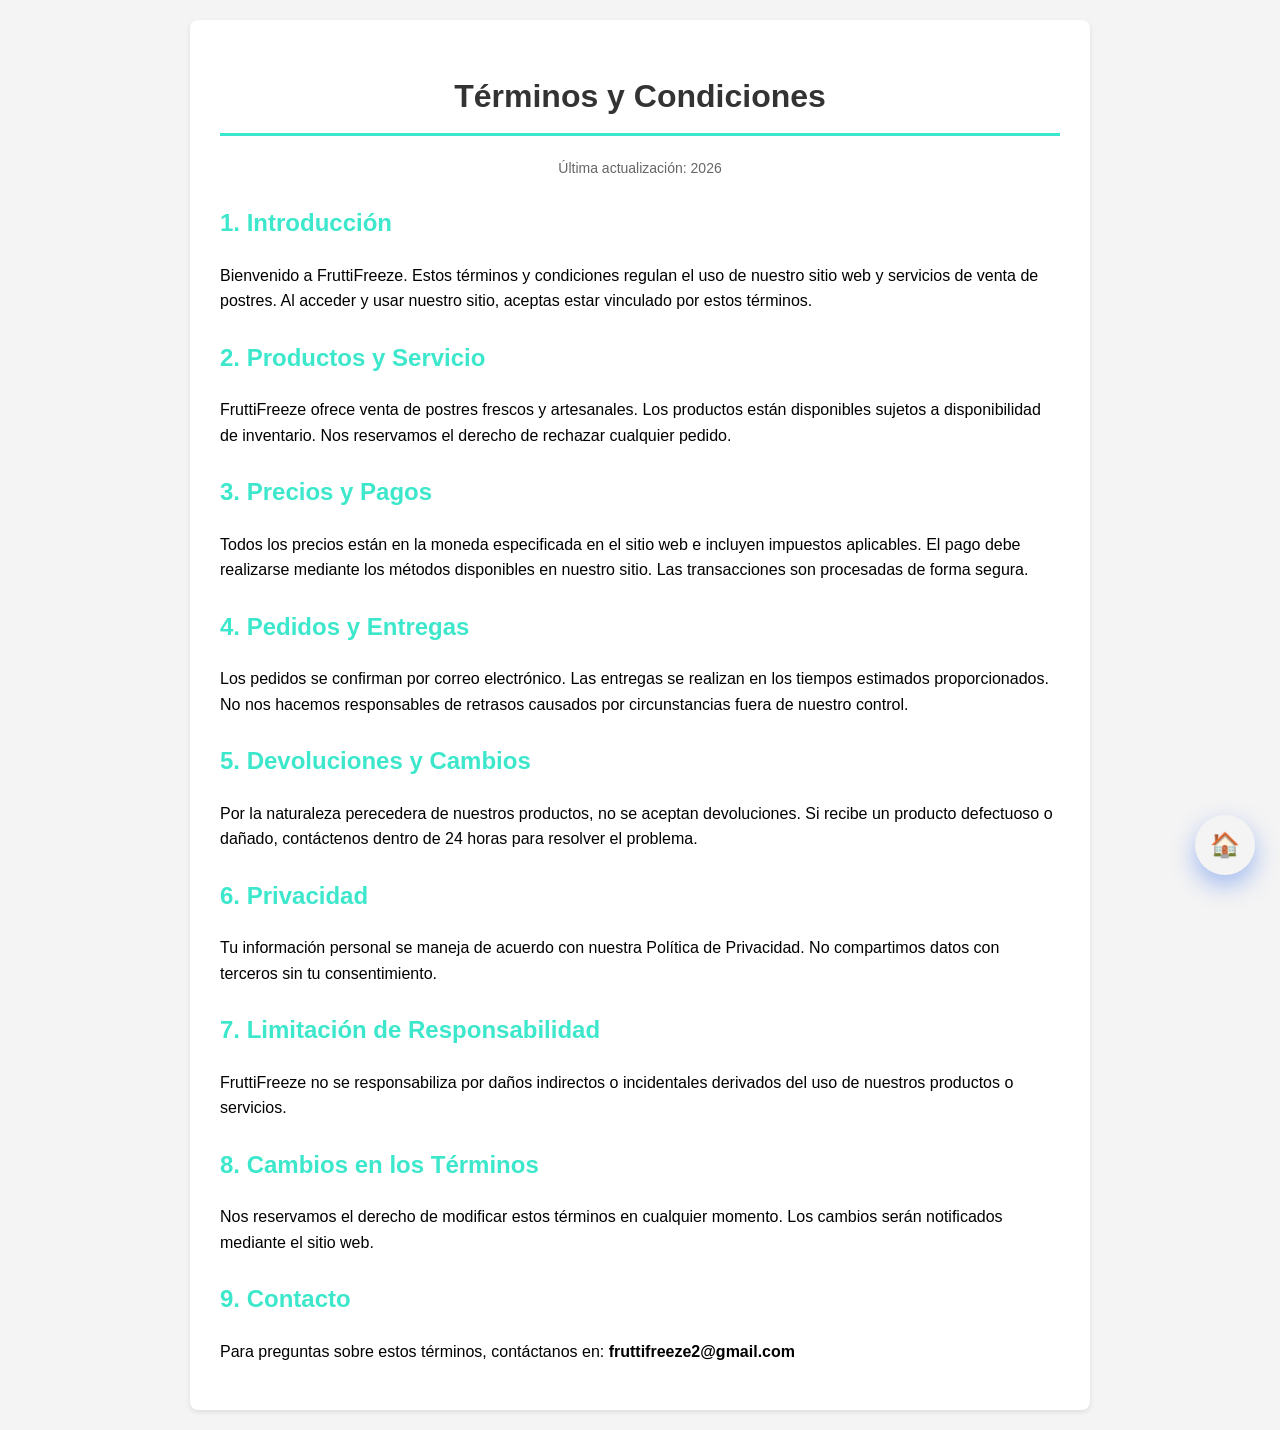
<file: terminos.html>
<!DOCTYPE html>
<html lang="es">
<head>
    <meta charset="UTF-8">
    <meta name="viewport" content="width=device-width, initial-scale=1.0">
    <title>Términos y Condiciones | FruttiFreeze</title>
    <link rel="stylesheet" href="css/terminos.css">
    <style>
        body {
            font-family: Arial, sans-serif;
            line-height: 1.6;
            max-width: 900px;
            margin: 0 auto;
            padding: 20px;
            background-color: #f4f4f4;
        }
        .container {
            background-color: white;
            padding: 30px;
            border-radius: 8px;
            box-shadow: 0 2px 5px rgba(0,0,0,0.1);
        }
        h1 {
            color: #333;
            text-align: center;
            border-bottom: 3px solid #3ce7d0;
            padding-bottom: 10px;
        }
        h2 {
            color: #3ce7cb;
            margin-top: 25px;
        }
        .fecha {
            text-align: center;
            color: #666;
            font-size: 14px;
            margin-bottom: 20px;
        }
    </style>
</head>
<body>
    <div class="container">
        <h1>Términos y Condiciones</h1>
        <p class="fecha">Última actualización: 2026</p>

        <h2>1. Introducción</h2>
        <p>Bienvenido a FruttiFreeze. Estos términos y condiciones regulan el uso de nuestro sitio web y servicios de venta de postres. Al acceder y usar nuestro sitio, aceptas estar vinculado por estos términos.</p>

        <h2>2. Productos y Servicio</h2>
        <p>FruttiFreeze ofrece venta de postres frescos y artesanales. Los productos están disponibles sujetos a disponibilidad de inventario. Nos reservamos el derecho de rechazar cualquier pedido.</p>

        <h2>3. Precios y Pagos</h2>
        <p>Todos los precios están en la moneda especificada en el sitio web e incluyen impuestos aplicables. El pago debe realizarse mediante los métodos disponibles en nuestro sitio. Las transacciones son procesadas de forma segura.</p>

        <h2>4. Pedidos y Entregas</h2>
        <p>Los pedidos se confirman por correo electrónico. Las entregas se realizan en los tiempos estimados proporcionados. No nos hacemos responsables de retrasos causados por circunstancias fuera de nuestro control.</p>

        <h2>5. Devoluciones y Cambios</h2>
        <p>Por la naturaleza perecedera de nuestros productos, no se aceptan devoluciones. Si recibe un producto defectuoso o dañado, contáctenos dentro de 24 horas para resolver el problema.</p>

        <h2>6. Privacidad</h2>
        <p>Tu información personal se maneja de acuerdo con nuestra Política de Privacidad. No compartimos datos con terceros sin tu consentimiento.</p>

        <h2>7. Limitación de Responsabilidad</h2>
        <p>FruttiFreeze no se responsabiliza por daños indirectos o incidentales derivados del uso de nuestros productos o servicios.</p>

        <h2>8. Cambios en los Términos</h2>
        <p>Nos reservamos el derecho de modificar estos términos en cualquier momento. Los cambios serán notificados mediante el sitio web.</p>

        <h2>9. Contacto</h2>
        <p>Para preguntas sobre estos términos, contáctanos en: <strong>fruttifreeze2@gmail.com</strong></p>
    </div>
    <a href="index.html" class="home-float">
                🏠
            </a>
</body>
</html>
</file>
<file: css/style.css>
/* Main Styles */
:root {
    --primary-color: #ff6b6b;
    --secondary-color: #4ecdc4;
    --accent-color: #ffe66d;
    --dark-color: #2d3436;
    --light-color: #f9f9f9;
}

body {
    font-family: 'Poppins', sans-serif;
    color: #333;
    line-height: 1.6;
    overflow-x: hidden;
}

section {
    padding: 80px 0;
}

.btn-primary {
    background-color: var(--primary-color);
    border-color: var(--primary-color);
    padding: 12px 30px;
    border-radius: 50px;
    font-weight: 600;
    transition: all 0.3s ease;
}

.btn-primary:hover {
    background-color: #ee5253;
    border-color: #ee5253;
    transform: translateY(-2px);
    box-shadow: 0 5px 15px rgba(255, 107, 107, 0.3);
}

.section-title {
    text-align: center;
    margin-bottom: 50px;
}

.section-title h2 {
    font-weight: 700;
    position: relative;
    padding-bottom: 15px;
    display: inline-block;
}

.section-title h2::after {
    content: '';
    position: absolute;
    width: 60px;
    height: 3px;
    background: var(--primary-color);
    bottom: 0;
    left: 50%;
    transform: translateX(-50%);
}

/* Banner/Hero */
.hero-section {
    height: 80vh;
    background: linear-gradient(rgba(0,0,0,0.5), rgba(0,0,0,0.5)), url('../img/banner1.jpg');
    background-size: cover;
    background-position: center;
    display: flex;
    align-items: center;
    color: #fff;
    text-align: center;
}

/* Animations */
.fade-in {
    animation: fadeIn 1s ease-in;
}

@keyframes fadeIn {
    from { opacity: 0; transform: translateY(20px); }
    to { opacity: 1; transform: translateY(0); }
}
</file>
<file: css/navbar.css>
/* Navbar Styles */
.navbar {
    transition: all 0.3s ease;
    padding: 15px 0;
    box-shadow: 0 2px 10px rgba(0,0,0,0.1);
}

.navbar-brand {
    font-weight: 700;
    color: #ff6b6b !important;
    font-size: 1.5rem;
}

.nav-link {
    font-weight: 500;
    color: #333 !important;
    margin: 0 10px;
    transition: color 0.3s ease;
}

.nav-link:hover, .nav-link.active {
    color: #ff6b6b !important;
}

.navbar-toggler {
    border: none;
    outline: none;
}

@media (max-width: 991.98px) {
    .navbar-collapse {
        background: #fff;
        padding: 20px;
        border-radius: 10px;
        margin-top: 15px;
        box-shadow: 0 5px 15px rgba(0,0,0,0.1);
    }
}
/* Logo Styles */
.navbar-logo {
    height: 40px; /* Ajusta la altura según necesites */
    width: auto;
    margin-right: 10px;
    vertical-align: middle;
}
</file>
<file: css/footer.css>
/* Footer Styles */
.footer {
    background-color: #2d3436;
    color: #dfe6e9;
    padding: 60px 0 20px;
}

.footer h5 {
    color: #fff;
    margin-bottom: 25px;
    font-weight: 600;
}

.footer-links {
    list-style: none;
    padding: 0;
}

.footer-links li {
    margin-bottom: 12px;
}

.footer-links a {
    color: #dfe6e9;
    text-decoration: none;
    transition: color 0.3s ease;
}

.footer-links a:hover {
    color: #ff6b6b;
}

.social-links a {
    display: inline-block;
    width: 40px;
    height: 40px;
    background: rgba(255,255,255,0.1);
    color: #fff;
    text-align: center;
    line-height: 40px;
    border-radius: 50%;
    margin-right: 10px;
    transition: all 0.3s ease;
}

.social-links a:hover {
    background: #ff6b6b;
    transform: translateY(-3px);
}

.footer-bottom {
    margin-top: 50px;
    padding-top: 20px;
    border-top: 1px solid rgba(255,255,255,0.1);
    text-align: center;
    font-size: 0.9rem;
}
</file>
<file: css/contacto.css>
/* Contacto Styles */
.contact-info-card {
    padding: 30px;
    background: #fff;
    border-radius: 15px;
    box-shadow: 0 5px 20px rgba(0,0,0,0.05);
    height: 100%;
}

.contact-icon {
    width: 50px;
    height: 50px;
    background: rgba(255, 107, 107, 0.1);
    color: var(--primary-color);
    border-radius: 50%;
    display: flex;
    align-items: center;
    justify-content: center;
    font-size: 1.5rem;
    margin-bottom: 20px;
}

.contact-form-wrapper {
    background: #fff;
    padding: 40px;
    border-radius: 15px;
    box-shadow: 0 5px 20px rgba(0,0,0,0.05);
}

.form-control {
    padding: 12px 15px;
    border-radius: 8px;
    border: 1px solid #ddd;
}

.form-control:focus {
    border-color: var(--primary-color);
    box-shadow: 0 0 0 0.2rem rgba(255, 107, 107, 0.25);
}

.map-container {
    height: 400px;
    border-radius: 15px;
    overflow: hidden;
    margin-top: 50px;
}

.map-container iframe {
    width: 100%;
    height: 100%;
    border: 0;
}
</file>
<file: css/privacidad.css>
/* ===================================
   POLÍTICA DE PRIVACIDAD
   FRUTTIFREZZE
=================================== */

:root{

    --primary:#2563eb;
    --secondary:#3b82f6;

    --background:#f5f9ff;
    --white:#ffffff;

    --text:#1e293b;
    --text-light:#64748b;

    --border:#dbeafe;

    --shadow:
    0 10px 25px rgba(0,0,0,.06);

    --radius:18px;
}

/* RESET */

*{
    margin:0;
    padding:0;
    box-sizing:border-box;
}

html{
    scroll-behavior:smooth;
}

body{
    font-family:'Poppins',sans-serif;
    background:var(--background);
    color:var(--text);
}

/* HERO */

.hero{
    background:
    linear-gradient(
        135deg,
        #2563eb,
        #60a5fa
    );

    color:white;
    text-align:center;
    padding:100px 20px;
}

.hero-content{
    max-width:800px;
    margin:auto;
}

.hero h1{
    font-size:3rem;
    margin-bottom:15px;
}

.hero p{
    font-size:1.1rem;
    opacity:.95;
}

/* CONTENEDOR */

.container{
    max-width:1100px;
    margin:auto;
    padding:50px 20px;
}

/* ÍNDICE */

.indice{
    background:var(--white);
    border-radius:var(--radius);
    padding:30px;
    margin-bottom:35px;
    box-shadow:var(--shadow);
}

.indice h2{
    color:var(--primary);
    margin-bottom:20px;
}

.indice-grid{
    display:grid;
    grid-template-columns:repeat(auto-fit,minmax(250px,1fr));
    gap:15px;
}

.indice-grid a{
    text-decoration:none;
    color:var(--text);
    background:#f8fbff;
    padding:15px;
    border-radius:12px;
    border:1px solid var(--border);
    transition:.3s;
}

.indice-grid a:hover{
    background:var(--primary);
    color:white;
}

/* TARJETAS */

.card{
    background:var(--white);
    padding:35px;
    border-radius:var(--radius);
    margin-bottom:25px;
    box-shadow:var(--shadow);

    transition:.3s;
}

.card:hover{
    transform:translateY(-4px);
}

.numero{
    width:60px;
    height:60px;

    background:var(--primary);
    color:white;

    border-radius:50%;

    display:flex;
    align-items:center;
    justify-content:center;

    font-size:1.1rem;
    font-weight:700;

    margin-bottom:20px;
}

.card h3{
    color:var(--primary);
    margin-bottom:15px;
}

.card p{
    color:var(--text-light);
    line-height:1.9;
}

/* AVISO FINAL */

.aviso{
    background:
    linear-gradient(
        135deg,
        #2563eb,
        #3b82f6
    );

    color:white;
    text-align:center;

    padding:40px;
    border-radius:var(--radius);

    margin-top:20px;
}

.aviso h3{
    margin-bottom:10px;
}

/* RESPONSIVE */

@media(max-width:768px){

    .hero{
        padding:80px 20px;
    }

    .hero h1{
        font-size:2.2rem;
    }

    .card{
        padding:25px;
    }
}
.home-float{
    position:fixed;
    bottom:25px;
    right:25px;

    width:60px;
    height:60px;

    background:var(--primary);
    color:white;

    border-radius:50%;

    display:flex;
    align-items:center;
    justify-content:center;

    text-decoration:none;
    font-size:1.5rem;

    box-shadow:
    0 10px 25px rgba(37,99,235,.4);

    transition:.3s;
}

.home-float:hover{
    transform:scale(1.1);
}
</file>
<file: css/productos.css>
/* Productos Styles */
.product-card {
    border: none;
    border-radius: 15px;
    overflow: hidden;
    box-shadow: 0 5px 15px rgba(0,0,0,0.05);
    transition: all 0.3s ease;
    margin-bottom: 30px;
}

.product-card:hover {
    transform: translateY(-10px);
    box-shadow: 0 15px 30px rgba(0,0,0,0.1);
}

.product-img-wrapper {
    position: relative;
    height: 250px;
    overflow: hidden;
}

.product-img-wrapper img {
    width: 100%;
    height: 100%;
    object-fit: cover;
    transition: transform 0.5s ease;
}

.product-card:hover .product-img-wrapper img {
    transform: scale(1.1);
}

.product-badge {
    position: absolute;
    top: 15px;
    right: 15px;
    background: var(--primary-color);
    color: #fff;
    padding: 5px 15px;
    border-radius: 20px;
    font-size: 0.8rem;
    font-weight: 600;
}

.product-info {
    padding: 20px;
}

.product-category {
    font-size: 0.85rem;
    color: #888;
    text-transform: uppercase;
    margin-bottom: 5px;
}

.product-title {
    font-size: 1.25rem;
    font-weight: 700;
    margin-bottom: 10px;
}

.product-price {
    font-size: 1.2rem;
    color: var(--primary-color);
    font-weight: 700;
}

.search-filter-section {
    background: #f8f9fa;
    padding: 30px;
    border-radius: 15px;
    margin-bottom: 40px;
}
</file>
<file: css/preguntas-frecuentes.css>
/* ==================================================
   PREGUNTAS FRECUENTES - FRUTTIFREZZE
   ================================================== */

/* ===== VARIABLES ===== */
:root {
    --color-principal: #fda219;
    --color-secundario: #00e4d1;
    --color-verde: #4caf50;
    --color-blanco: #ffffff;
    --color-fondo: #f8f9fa;
    --color-texto: #333333;
    --color-borde: #e0e0e0;

    --sombra: 0 4px 15px rgba(0, 0, 0, 0.1);
    --radio: 12px;
    --primary:#2563eb;
}

/* ===== RESET ===== */
* {
    margin: 0;
    padding: 0;
    box-sizing: border-box;
}

/* ===== BODY ===== */
body {
    font-family: 'Segoe UI', sans-serif;
    background: var(--color-fondo);
    color: var(--color-texto);
    line-height: 1.6;
}

/* ===== HERO ===== */
.hero {
    position: relative;
    color: white;
    text-align: center;
    padding: 80px 20px;
    overflow: hidden;
}

.hero::before {
    content: "";
    position: absolute;
    inset: 0;

    background:
        linear-gradient(
            rgba(0, 0, 0, 0.8),
            rgba(0, 0, 0, 0.8)
        ),
        url("../img/logo.png");

    background-size: cover;
    background-position: center;
    background-repeat: no-repeat;

}

.hero .overlay {
    position: relative;
    z-index: 1;
}
.hero h1 {
    font-size: 3rem;
    margin-bottom: 15px;
}

.hero p {
    font-size: 1.2rem;
    max-width: 700px;
    margin: auto;
}

/* ===== CONTENEDOR ===== */
.contenedor {
    max-width: 1000px;
    margin: 50px auto;
    padding: 0 20px;
}

/* ===== FAQ ===== */
.faq {
    display: flex;
    flex-direction: column;
    gap: 20px;
}

/* ===== TARJETAS ===== */
details {
    background: var(--color-blanco);
    border-radius: var(--radio);
    border-left: 6px solid var(--color-principal);
    box-shadow: var(--sombra);
    overflow: hidden;
    transition: 0.3s ease;
}

details:hover {
    transform: translateY(-3px);
}

/* ===== PREGUNTA ===== */
summary {
    padding: 20px;
    font-size: 1.1rem;
    font-weight: 600;
    cursor: pointer;
    list-style: none;
    position: relative;
    transition: 0.3s;
}

summary:hover {
    background: rgba(255, 107, 53, 0.08);
}

/* Ocultar flecha predeterminada */
summary::-webkit-details-marker {
    display: none;
}

/* Icono + */
summary::after {
    content: "+";
    position: absolute;
    right: 20px;
    top: 18px;
    font-size: 1.5rem;
    color: var(--color-principal);
    transition: 0.3s;
}

/* Icono - */
details[open] summary::after {
    content: "−";
}

/* ===== RESPUESTA ===== */
details p {
    padding: 0 20px 20px;
    color: #555;
    border-top: 1px solid var(--color-borde);
    animation: aparecer 0.3s ease-in-out;
}

/* ===== ANIMACIÓN ===== */
@keyframes aparecer {
    from {
        opacity: 0;
        transform: translateY(-10px);
    }

    to {
        opacity: 1;
        transform: translateY(0);
    }
}

/* ===== RESPONSIVE ===== */
@media (max-width: 768px) {

    .hero {
        padding: 60px 15px;
    }

    .hero h1 {
        font-size: 2.2rem;
    }

    .hero p {
        font-size: 1rem;
    }

    summary {
        font-size: 1rem;
    }
}

@media (max-width: 480px) {

    .hero h1 {
        font-size: 1.8rem;
    }

    .contenedor {
        padding: 0 15px;
    }

    summary {
        padding-right: 45px;
    }
}
.home-float{
    position:fixed;
    bottom:25px;
    right:25px;

    width:60px;
    height:60px;

    background:var(--primary);
    color:white;

    border-radius:50%;

    display:flex;
    align-items:center;
    justify-content:center;

    text-decoration:none;
    font-size:1.5rem;

    box-shadow:
    0 10px 25px rgba(37,99,235,.4);

    transition:.3s;
}

.home-float:hover{
    transform:scale(1.1);
}
</file>
<file: css/terminos.css>
.home-float{
    position:fixed;
    bottom:25px;
    right:25px;

    width:60px;
    height:60px;

    background:var(--primary);
    color:white;

    border-radius:50%;

    display:flex;
    align-items:center;
    justify-content:center;

    text-decoration:none;
    font-size:1.5rem;

    box-shadow:
    0 10px 25px rgba(37,99,235,.4);

    transition:.3s;
}

.home-float:hover{
    transform:scale(1.1);
}
</file>
